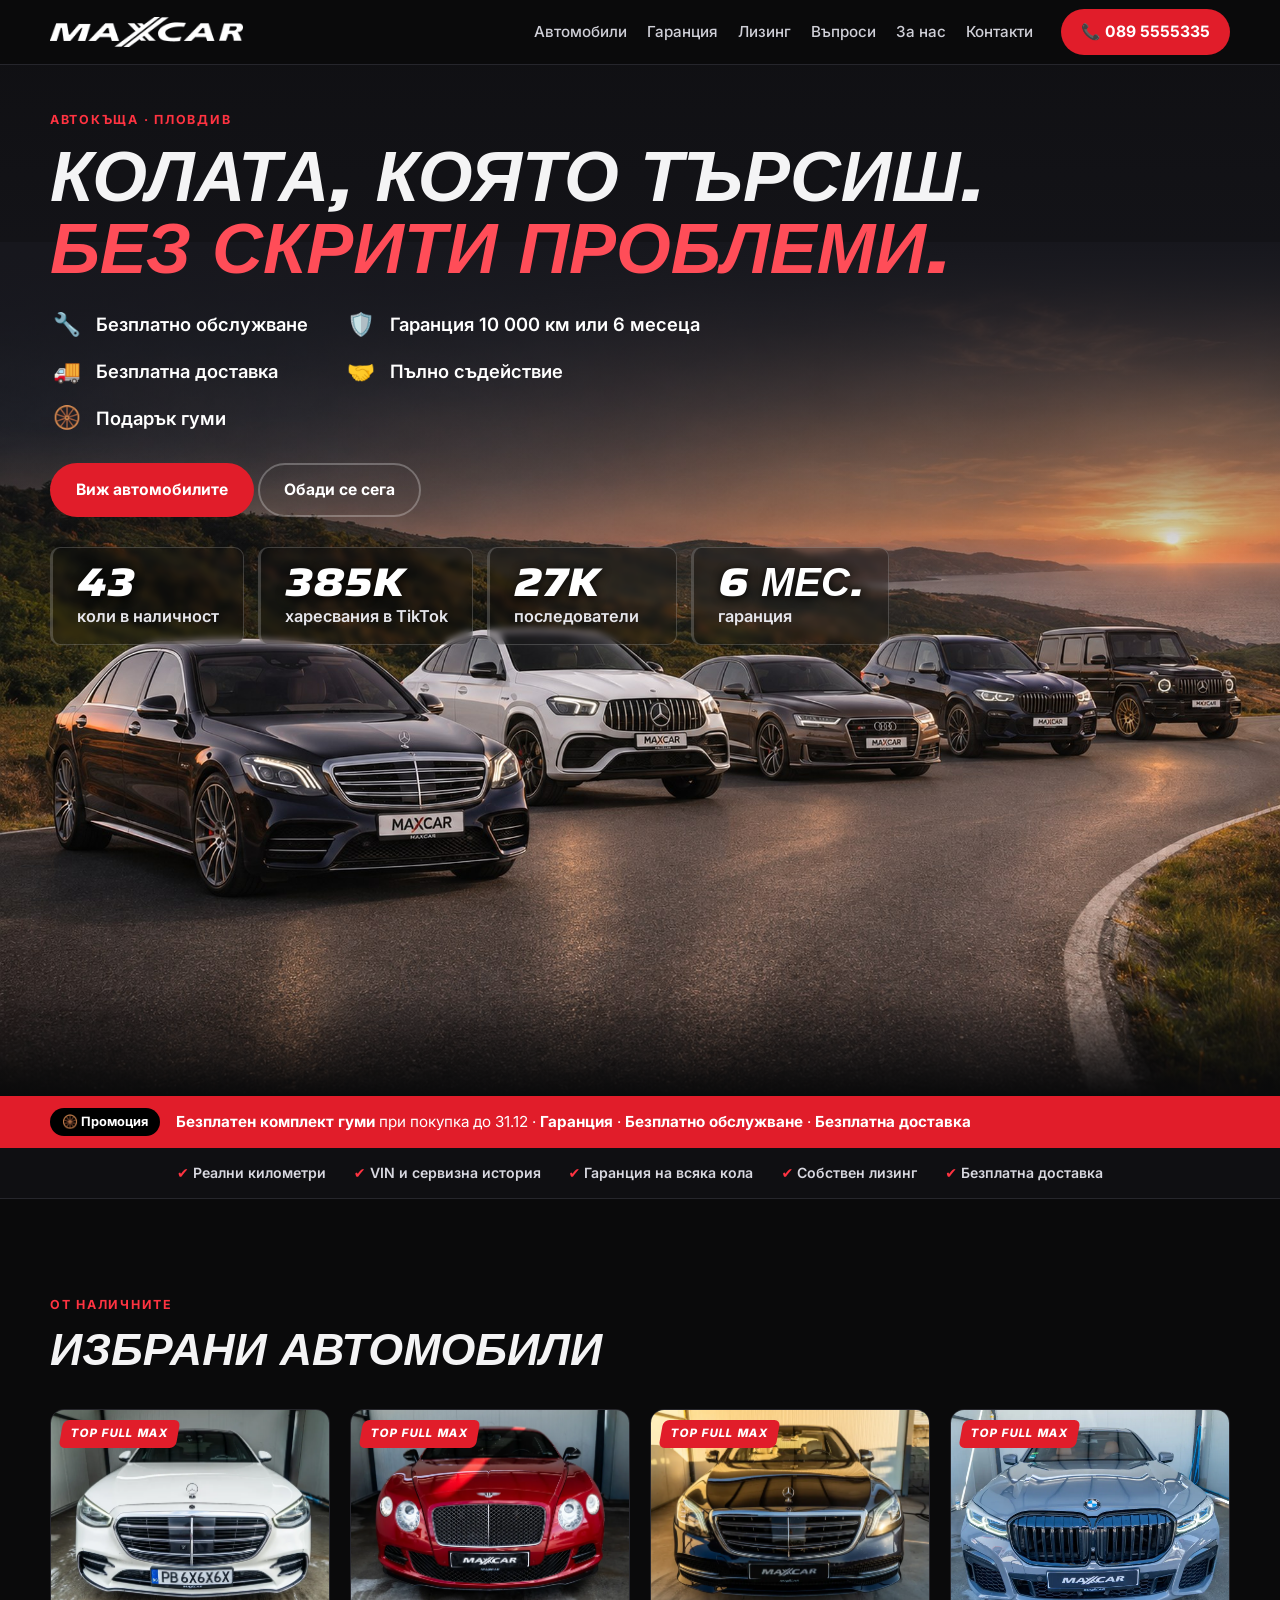
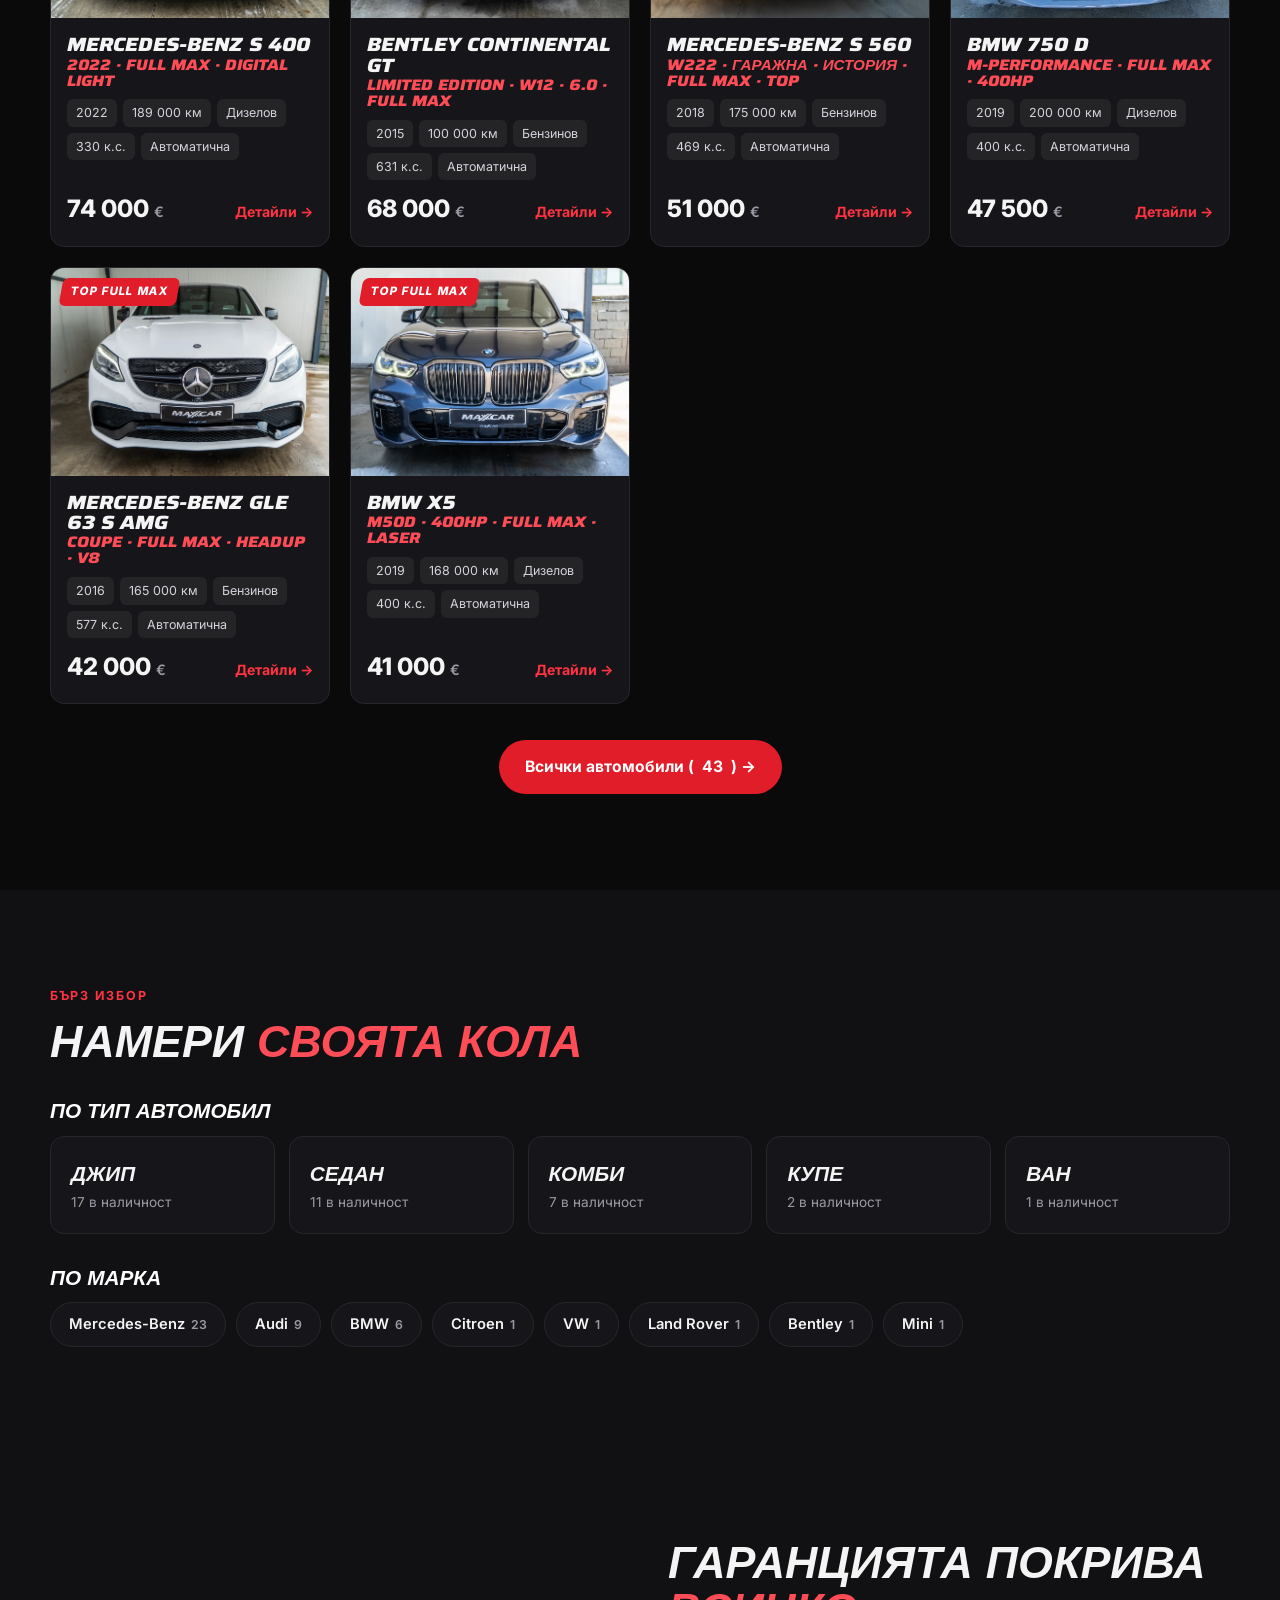
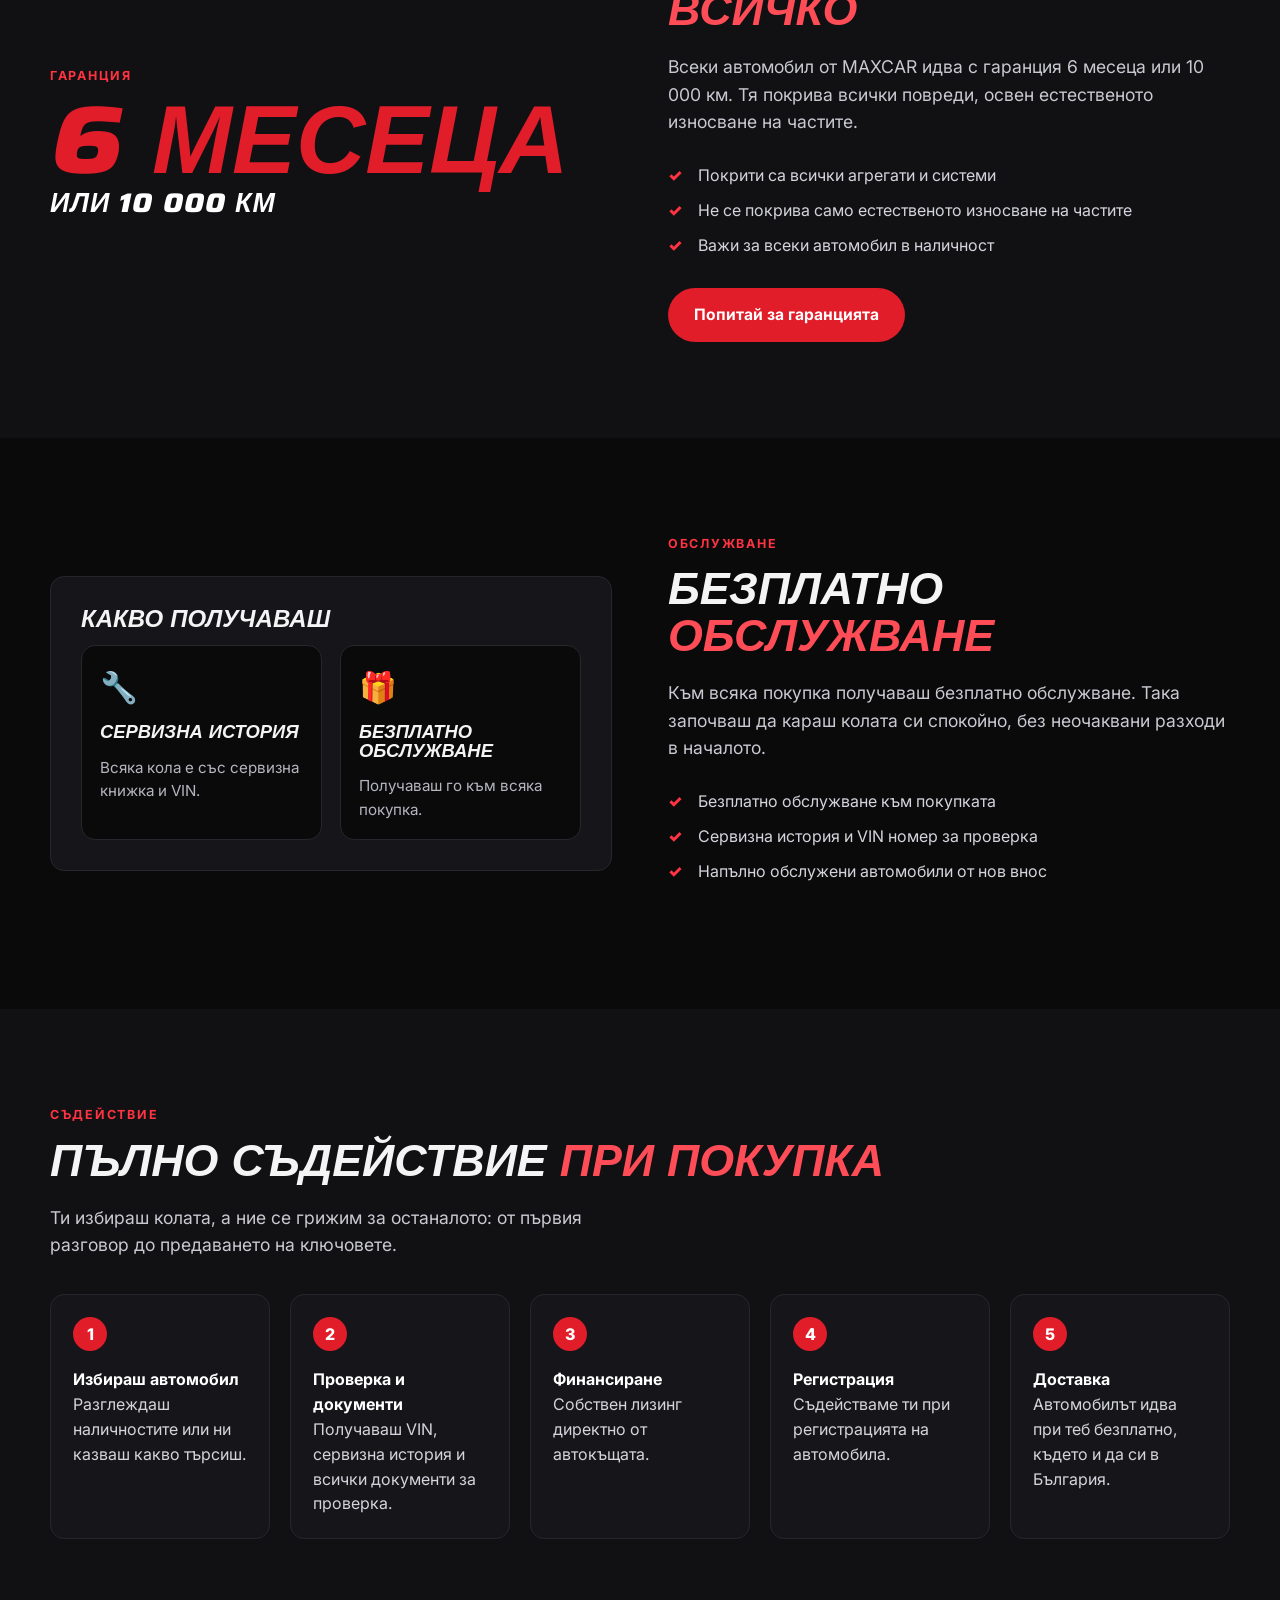
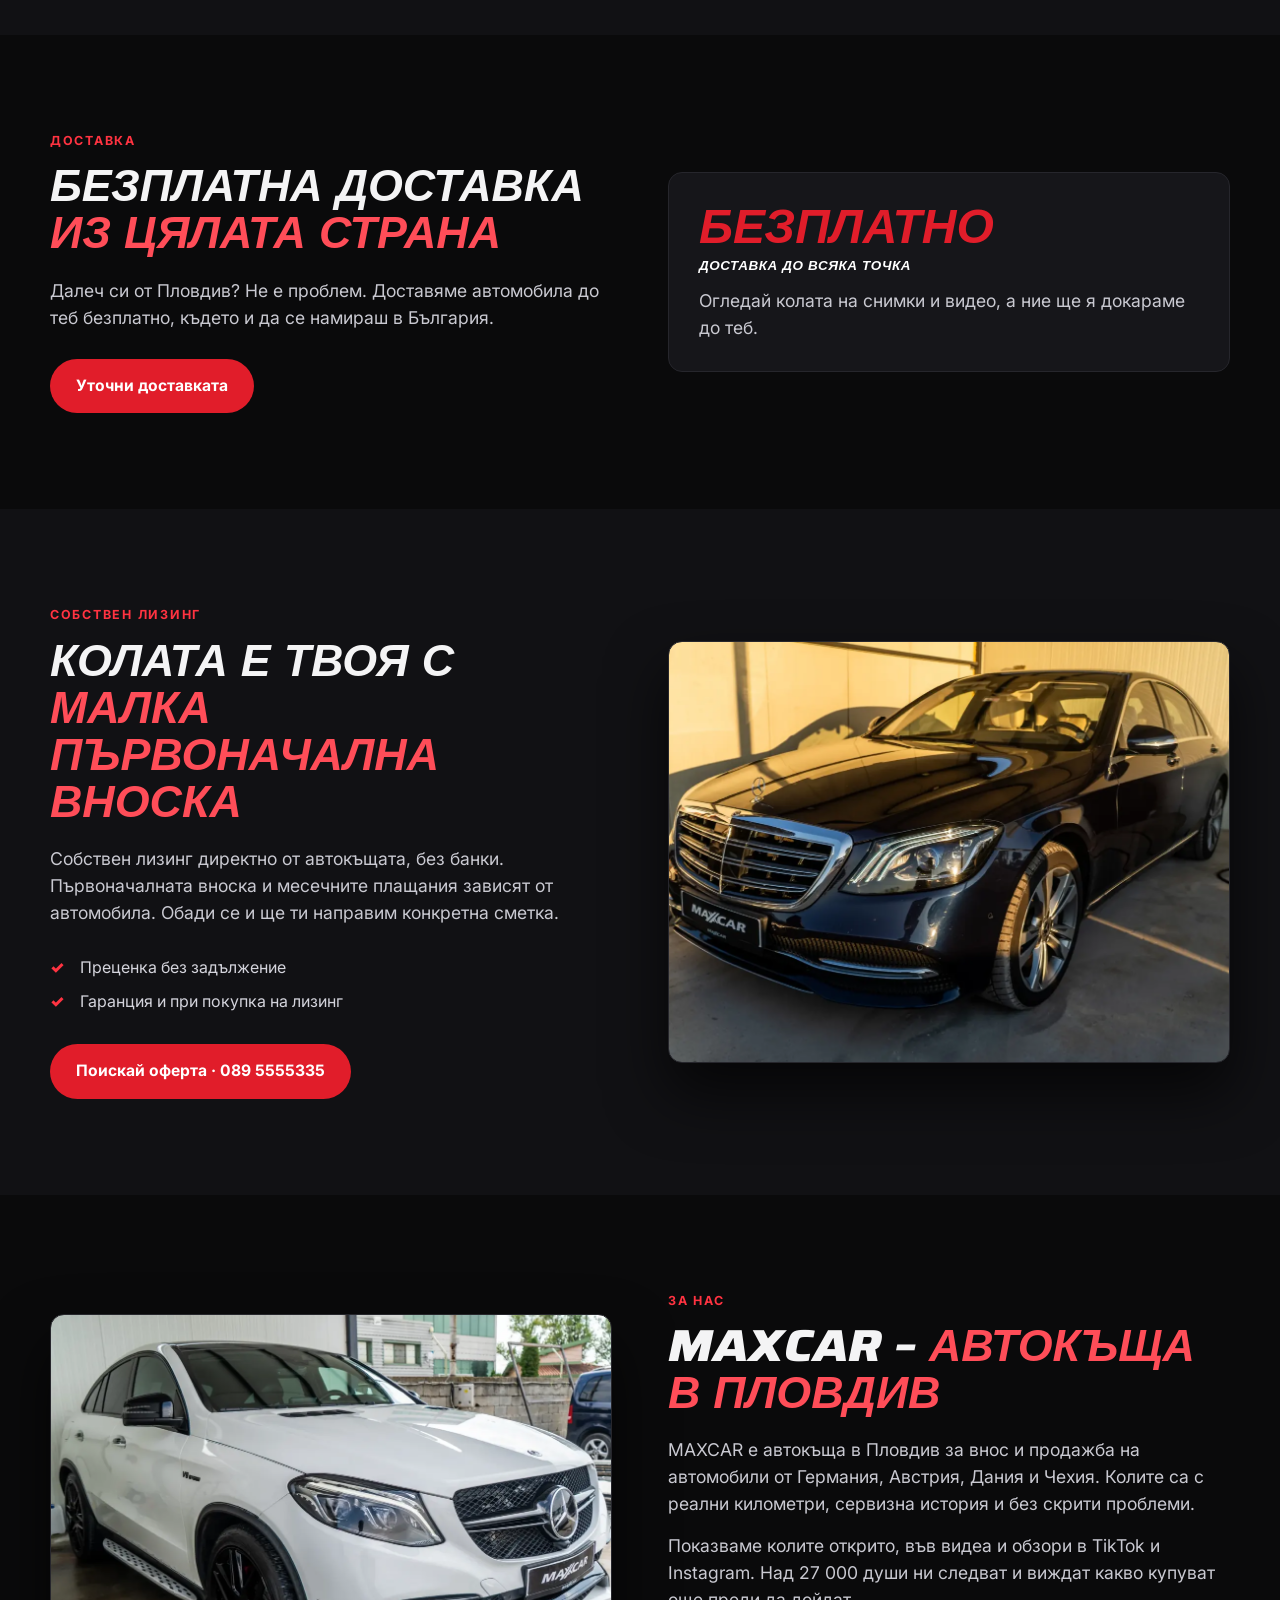
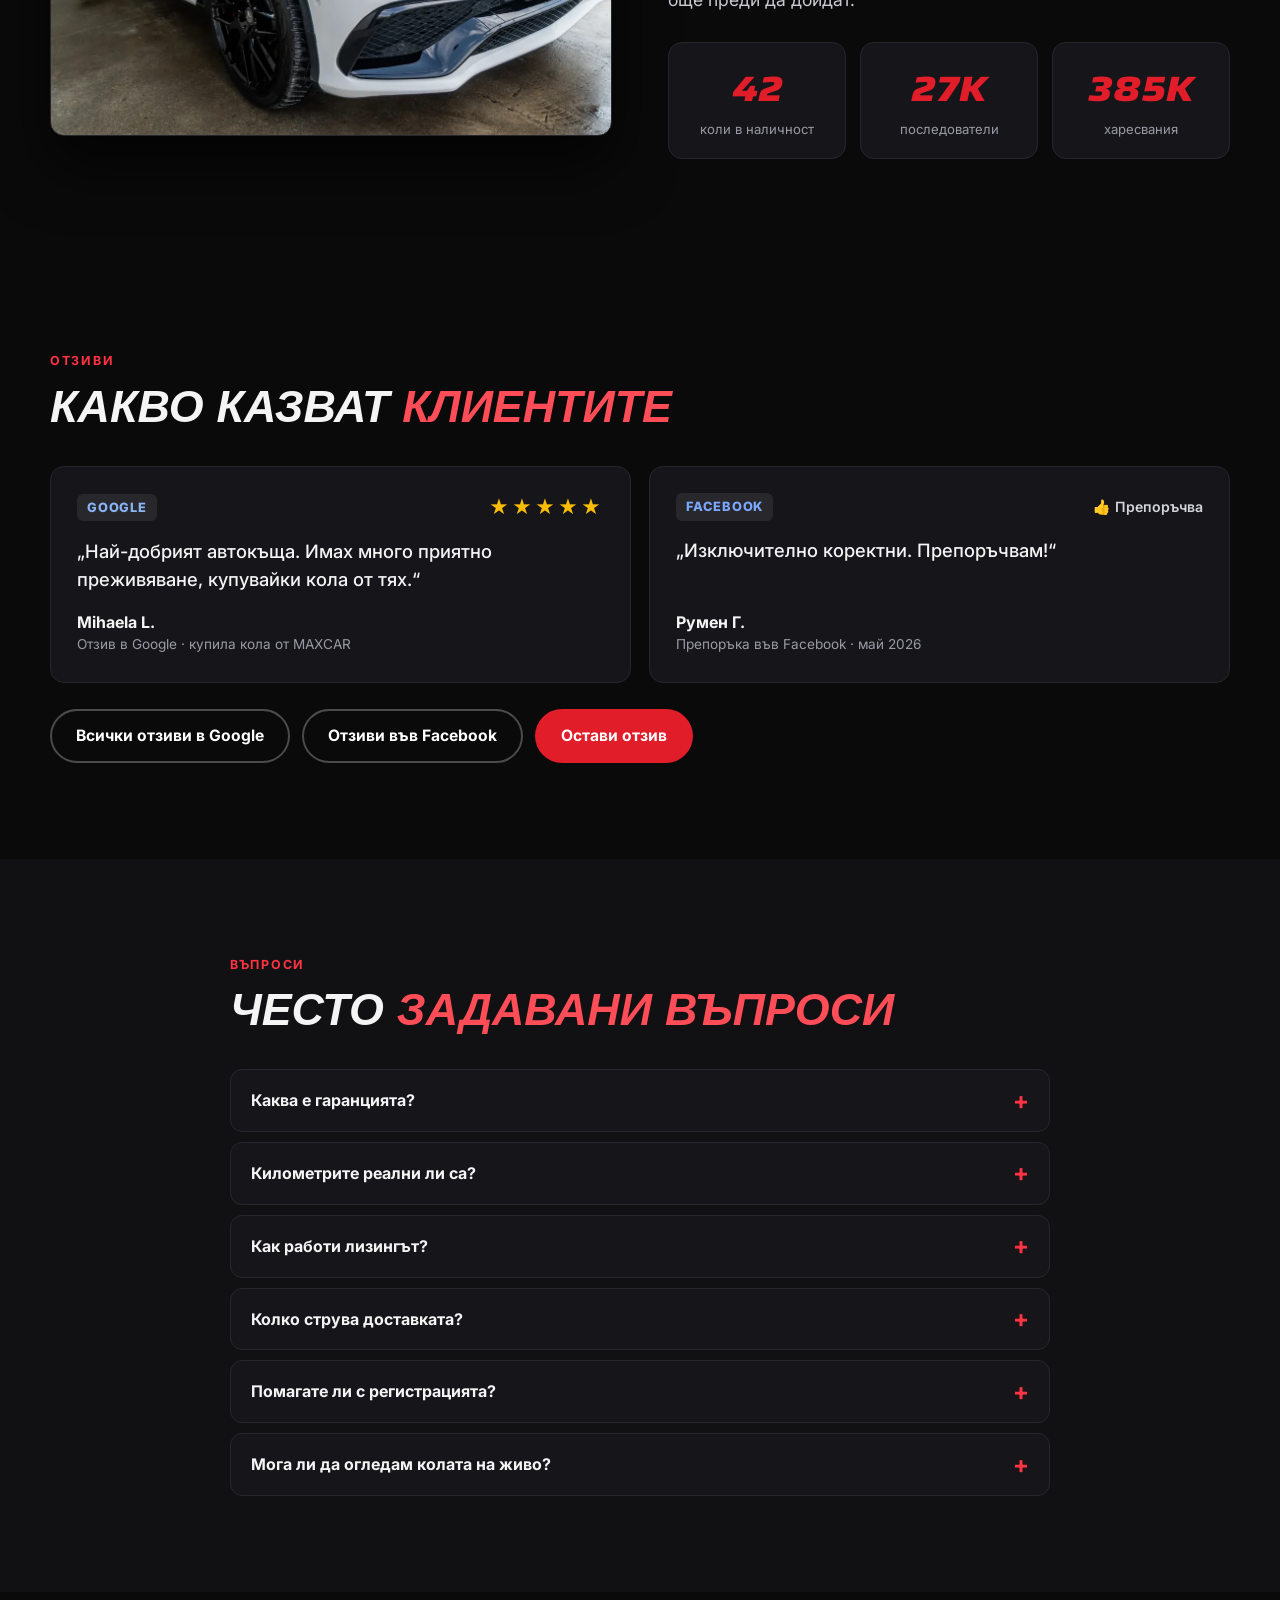
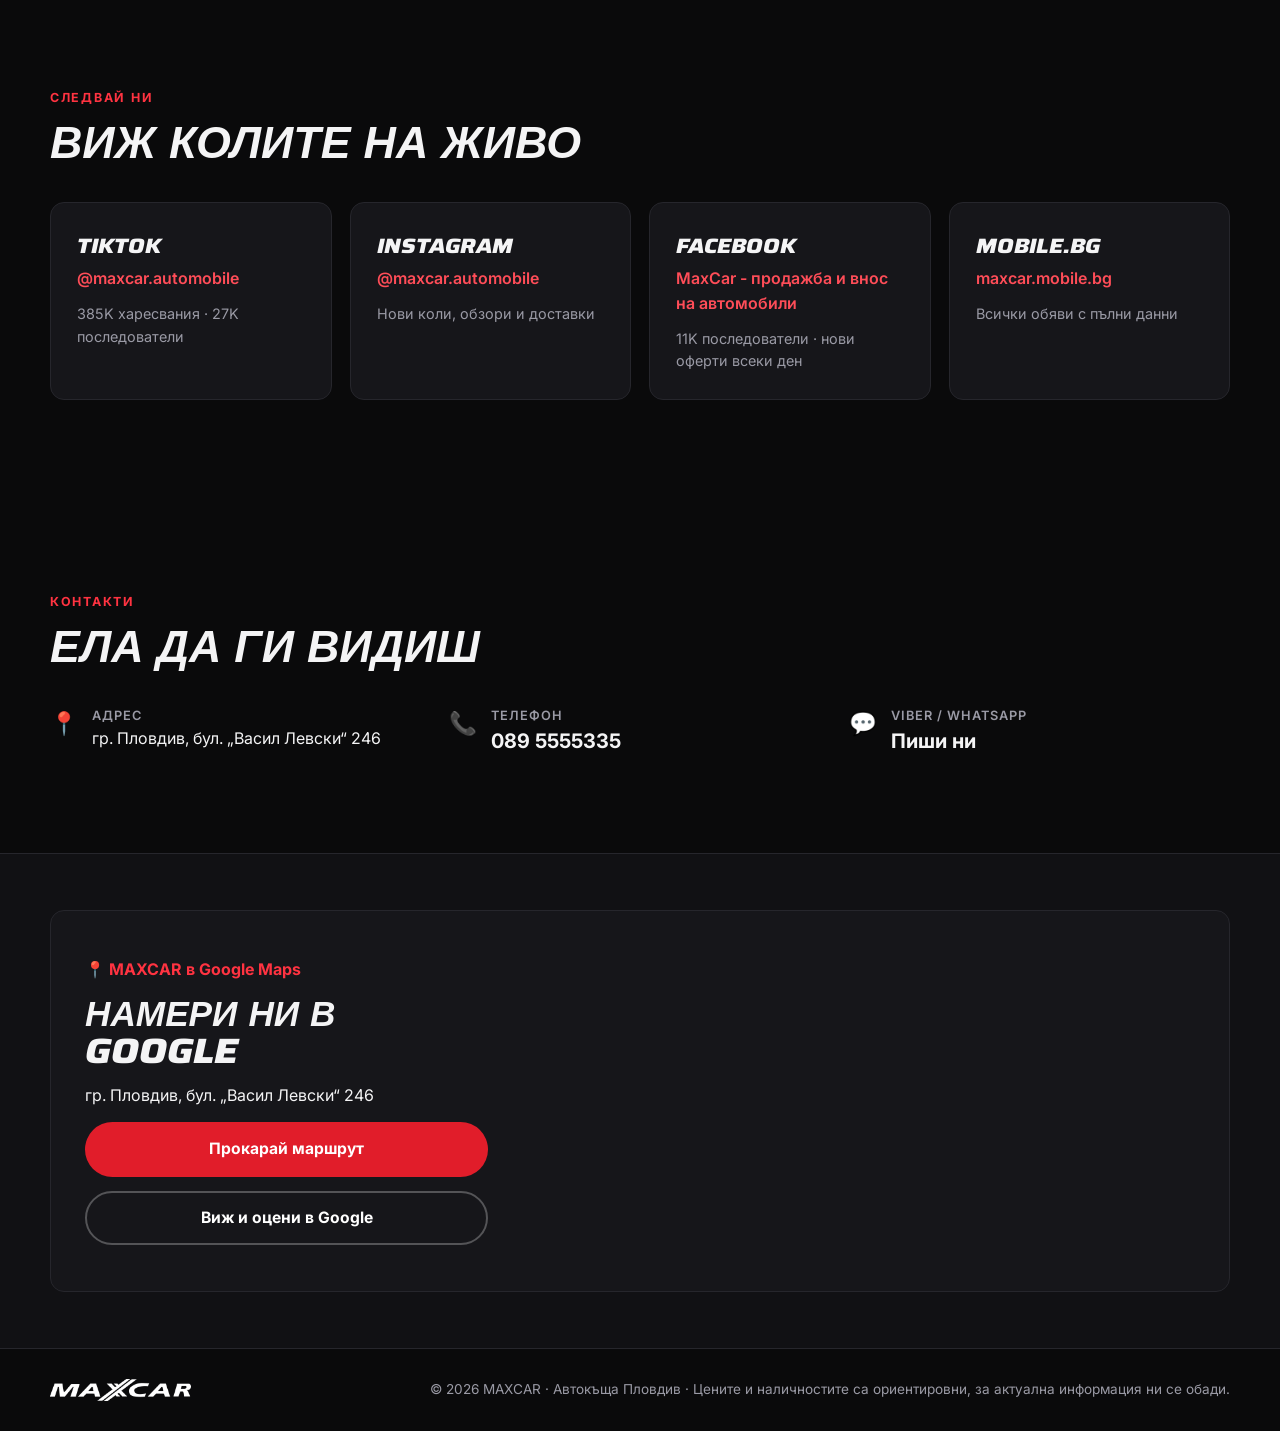
<file: index.html>
<!doctype html>
<html lang="bg">
<head>
<meta charset="utf-8">
<meta name="viewport" content="width=device-width, initial-scale=1">
<title>MAXCAR – Автокъща Пловдив | Внос, лизинг, гаранция</title>
<meta name="description" content="MAXCAR Пловдив: автомобили от Германия, Австрия, Дания и Чехия. Гаранция 6 месеца или 10 000 км, безплатно обслужване, безплатна доставка, лизинг. Тел. 089 5555335.">
<link rel="preconnect" href="https://fonts.googleapis.com">
<link rel="preconnect" href="https://fonts.gstatic.com" crossorigin>
<link href="https://fonts.googleapis.com/css2?family=Saira:ital,wdth,wght@1,100..125,700..900&family=Inter:wght@400;500;600;700&display=swap" rel="stylesheet">
<link rel="icon" href="assets/favicon.png">
<link rel="stylesheet" href="style.css?v=23">
</head>
<body data-page="home">

<header class="nav" id="top">
  <div class="wrap nav__in">
    <a class="logo" href="index.html" aria-label="MAXCAR"><img src="assets/logo-white.png" alt="MAXCAR" width="900" height="140"></a>
    <nav class="nav__links" id="nav">
      <a href="cars.html">Автомобили</a>
      <a href="#warranty">Гаранция</a>
      <a href="#leasing">Лизинг</a>
      <a href="#faq">Въпроси</a>
      <a href="#about">За нас</a>
      <a href="#contact">Контакти</a>
    </nav>
    <a class="btn btn--red nav__cta" href="tel:+359895555335">📞 089 5555335</a>
    <button class="burger" id="burger" aria-label="Меню"><span></span><span></span></button>
  </div>
</header>

<section class="hero">
  <div class="hero__bg" id="heroBg"></div>
  <div class="wrap hero__in">
    <p class="eyebrow">Автокъща · Пловдив</p>
    <h1>Колата, която търсиш.<br><em>Без скрити проблеми.</em></h1>
    <ul class="perks">
      <li><span>🔧</span>Безплатно обслужване</li>
      <li><span>🛡️</span>Гаранция 10 000 км или 6 месеца</li>
      <li><span>🚚</span>Безплатна доставка</li>
      <li><span>🤝</span>Пълно съдействие</li>
      <li><span>🛞</span>Подарък гуми</li>
    </ul>
    <div class="hero__cta">
      <a class="btn btn--red" href="cars.html">Виж автомобилите</a>
      <a class="btn btn--ghost" href="tel:+359895555335">Обади се сега</a>
    </div>
    <ul class="stats">
      <li><b id="statCars">42</b><span>коли в наличност</span></li>
      <li><b>385K</b><span>харесвания в TikTok</span></li>
      <li><b>27K</b><span>последователи</span></li>
      <li><b>6 мес.</b><span>гаранция</span></li>
    </ul>
  </div>
</section>

<div class="promo">
  <div class="wrap promo__in">
    <span class="tag">🛞 Промоция</span>
    <p><b>Безплатен комплект гуми</b> при покупка до 31.12 · <b>Гаранция</b> · <b>Безплатно обслужване</b> · <b>Безплатна доставка</b></p>
  </div>
</div>

<div class="trust"><div class="wrap trust__in">
  <span>✔ Реални километри</span><span>✔ VIN и сервизна история</span><span>✔ Гаранция на всяка кола</span><span>✔ Собствен лизинг</span><span>✔ Безплатна доставка</span>
</div></div>

<section class="sec">
  <div class="wrap">
    <div class="sec__head">
      <p class="eyebrow">От наличните</p>
      <h2>Избрани автомобили</h2>
    </div>
    <div class="grid" id="featGrid"></div>
    <div class="feat__more"><a class="btn btn--red" href="cars.html">Всички автомобили (<span id="statCars2">42</span>) →</a></div>
  </div>
</section>

<section class="sec sec--alt" id="browse">
  <div class="wrap">
    <div class="sec__head">
      <p class="eyebrow">Бърз избор</p>
      <h2>Намери <em>своята кола</em></h2>
    </div>
    <h3 class="sub">По тип автомобил</h3>
    <div class="tiles" id="typeTiles"></div>
    <h3 class="sub">По марка</h3>
    <div class="chips" id="brandChips"></div>
  </div>
</section>

<section class="sec sec--alt" id="warranty">
  <div class="wrap big">
    <div>
      <p class="eyebrow">Гаранция</p>
      <div class="num">6 месеца<small>или 10 000 км</small></div>
    </div>
    <div>
      <h2>Гаранцията покрива <em>всичко</em></h2>
      <p class="lead">Всеки автомобил от MAXCAR идва с гаранция 6 месеца или 10 000 км. Тя покрива всички повреди, освен естественото износване на частите.</p>
      <ul class="ticks">
        <li>Покрити са всички агрегати и системи</li>
        <li>Не се покрива само естественото износване на частите</li>
        <li>Важи за всеки автомобил в наличност</li>
      </ul>
      <a class="btn btn--red" href="tel:+359895555335">Попитай за гаранцията</a>
    </div>
  </div>
</section>

<section class="sec" id="service">
  <div class="wrap big big--rev">
    <div>
      <p class="eyebrow">Обслужване</p>
      <h2>Безплатно <em>обслужване</em></h2>
      <p class="lead">Към всяка покупка получаваш безплатно обслужване. Така започваш да караш колата си спокойно, без неочаквани разходи в началото.</p>
      <ul class="ticks">
        <li>Безплатно обслужване към покупката</li>
        <li>Сервизна история и VIN номер за проверка</li>
        <li>Напълно обслужени автомобили от нов внос</li>
      </ul>
    </div>
    <div class="panel">
      <h3>Какво получаваш</h3>
      <div class="cards cards--mini">
        <article><i>🔧</i><h3>Сервизна история</h3><p>Всяка кола е със сервизна книжка и VIN.</p></article>
        <article><i>🎁</i><h3>Безплатно обслужване</h3><p>Получаваш го към всяка покупка.</p></article>
      </div>
    </div>
  </div>
</section>

<section class="sec sec--alt" id="assist">
  <div class="wrap">
    <div class="sec__head">
      <p class="eyebrow">Съдействие</p>
      <h2>Пълно съдействие <em>при покупка</em></h2>
      <p class="lead">Ти избираш колата, а ние се грижим за останалото: от първия разговор до предаването на ключовете.</p>
    </div>
    <ol class="steps steps--grid">
      <li><div><b>Избираш автомобил</b>Разглеждаш наличностите или ни казваш какво търсиш.</div></li>
      <li><div><b>Проверка и документи</b>Получаваш VIN, сервизна история и всички документи за проверка.</div></li>
      <li><div><b>Финансиране</b>Собствен лизинг директно от автокъщата.</div></li>
      <li><div><b>Регистрация</b>Съдействаме ти при регистрацията на автомобила.</div></li>
      <li><div><b>Доставка</b>Автомобилът идва при теб безплатно, където и да си в България.</div></li>
    </ol>
  </div>
</section>

<section class="sec" id="delivery">
  <div class="wrap big">
    <div>
      <p class="eyebrow">Доставка</p>
      <h2>Безплатна доставка <em>из цялата страна</em></h2>
      <p class="lead">Далеч си от Пловдив? Не е проблем. Доставяме автомобила до теб безплатно, където и да се намираш в България.</p>
      <a class="btn btn--red" href="tel:+359895555335">Уточни доставката</a>
    </div>
    <div class="panel">
      <div class="num num--sm">Безплатно<small>доставка до всяка точка</small></div>
      <p class="lead" style="margin:14px 0 0">Огледай колата на снимки и видео, а ние ще я докараме до теб.</p>
    </div>
  </div>
</section>

<section class="sec sec--alt" id="leasing">
  <div class="wrap big">
    <div>
      <p class="eyebrow">Собствен лизинг</p>
      <h2>Колата е твоя с<br><em>малка първоначална вноска</em></h2>
      <p class="lead">Собствен лизинг директно от автокъщата, без банки. Първоначалната вноска и месечните плащания зависят от автомобила. Обади се и ще ти направим конкретна сметка.</p>
      <ul class="ticks">
        <li>Преценка без задължение</li>
        <li>Гаранция и при покупка на лизинг</li>
      </ul>
      <a class="btn btn--red" href="tel:+359895555335">Поискай оферта · 089 5555335</a>
    </div>
    <div class="leasing__img" id="leasingImg" role="img" aria-label="Автомобил от MAXCAR"></div>
  </div>
</section>

<section class="sec" id="about">
  <div class="wrap big">
    <div class="leasing__img" id="aboutImg" role="img" aria-label="Автокъща MAXCAR"></div>
    <div>
      <p class="eyebrow">За нас</p>
      <h2>MAXCAR – <em>автокъща в Пловдив</em></h2>
      <p class="lead" style="margin-bottom:14px">MAXCAR е автокъща в Пловдив за внос и продажба на автомобили от Германия, Австрия, Дания и Чехия. Колите са с реални километри, сервизна история и без скрити проблеми.</p>
      <p class="lead" style="margin-top:0">Показваме колите открито, във видеа и обзори в TikTok и Instagram. Над 27 000 души ни следват и виждат какво купуват още преди да дойдат.</p>
      <div class="about__stats">
        <div><b>42</b><span>коли в наличност</span></div>
        <div><b>27K</b><span>последователи</span></div>
        <div><b>385K</b><span>харесвания</span></div>
      </div>
    </div>
  </div>
</section>

<section class="sec" id="reviews">
  <div class="wrap">
    <div class="sec__head">
      <p class="eyebrow">Отзиви</p>
      <h2>Какво казват <em>клиентите</em></h2>
    </div>
    <div class="revs">
      <figure class="rev">
        <div class="rev__top"><span class="rev__src rev__src--g">Google</span><span class="stars">★★★★★</span></div>
        <blockquote>„Най-добрият автокъща. Имах много приятно преживяване, купувайки кола от тях.“</blockquote>
        <figcaption><b>Mihaela L.</b><span>Отзив в Google · купила кола от MAXCAR</span></figcaption>
      </figure>
      <figure class="rev">
        <div class="rev__top"><span class="rev__src rev__src--f">Facebook</span><span class="rev__rec">👍 Препоръчва</span></div>
        <blockquote>„Изключително коректни. Препоръчвам!“</blockquote>
        <figcaption><b>Румен Г.</b><span>Препоръка във Facebook · май 2026</span></figcaption>
      </figure>
    </div>
    <div class="revs__links">
      <a class="btn btn--ghost" target="_blank" rel="noopener" href="https://www.google.com/maps/place/?q=place_id:ChIJc-SqDQDTrBQR4wcTu1ix7gs">Всички отзиви в Google</a>
      <a class="btn btn--ghost" target="_blank" rel="noopener" href="https://www.facebook.com/maxcar.automobile/reviews">Отзиви във Facebook</a>
      <a class="btn btn--red" target="_blank" rel="noopener" href="https://search.google.com/local/writereview?placeid=ChIJc-SqDQDTrBQR4wcTu1ix7gs">Остави отзив</a>
    </div>
  </div>
</section>

<section class="sec sec--alt" id="faq">
  <div class="wrap faqwrap">
    <div class="sec__head">
      <p class="eyebrow">Въпроси</p>
      <h2>Често <em>задавани въпроси</em></h2>
    </div>
    <div class="faq">
      <details><summary>Каква е гаранцията?</summary><p>Всеки автомобил е с гаранция 6 месеца или 10 000 км. Тя покрива всички повреди, освен естественото износване на частите.</p></details>
      <details><summary>Километрите реални ли са?</summary><p>Да. Внасяме автомобили от Германия, Австрия, Дания и Чехия и даваме VIN номер и сервизна история, за да ги провериш сам.</p></details>
      <details><summary>Как работи лизингът?</summary><p>Предлагаме собствен лизинг директно от автокъщата. Първоначалната вноска и месечните плащания зависят от автомобила. Обади се и ще ти направим конкретна сметка.</p></details>
      <details><summary>Колко струва доставката?</summary><p>Доставката е безплатна до всяка точка на България.</p></details>
      <details><summary>Помагате ли с регистрацията?</summary><p>Да, съдействаме ти при регистрацията на автомобила.</p></details>
      <details><summary>Мога ли да огледам колата на живо?</summary><p>Разбира се. Намираме се в Пловдив, бул. „Васил Левски“ 246. Обади се предварително, за да сме сигурни, че колата те чака.</p></details>
    </div>
  </div>
</section>

<section class="sec" id="social">
  <div class="wrap">
    <div class="sec__head">
      <p class="eyebrow">Следвай ни</p>
      <h2>Виж колите на живо</h2>
    </div>
    <div class="soc">
      <a class="soc__c" href="https://www.tiktok.com/@maxcar.automobile" target="_blank" rel="noopener">
        <b>TikTok</b><span>@maxcar.automobile</span><em>385K харесвания · 27K последователи</em>
      </a>
      <a class="soc__c" href="https://www.instagram.com/maxcar.automobile/" target="_blank" rel="noopener">
        <b>Instagram</b><span>@maxcar.automobile</span><em>Нови коли, обзори и доставки</em>
      </a>
      <a class="soc__c" href="https://www.facebook.com/maxcar.automobile" target="_blank" rel="noopener">
        <b>Facebook</b><span>MaxCar - продажба и внос на автомобили</span><em>11K последователи · нови оферти всеки ден</em>
      </a>
      <a class="soc__c" href="https://maxcar.mobile.bg/" target="_blank" rel="noopener">
        <b>mobile.bg</b><span>maxcar.mobile.bg</span><em>Всички обяви с пълни данни</em>
      </a>
    </div>
  </div>
</section>

<section class="sec" id="contact">
  <div class="wrap">
    <div class="sec__head">
      <p class="eyebrow">Контакти</p>
      <h2>Ела да ги видиш</h2>
    </div>
    <ul class="contact contact--row">
      <li><span>📍</span><div><b>Адрес</b>гр. Пловдив, бул. „Васил Левски“ 246</div></li>
      <li><span>📞</span><div><b>Телефон</b><a href="tel:+359895555335">089 5555335</a></div></li>
      <li><span>💬</span><div><b>Viber / WhatsApp</b><a href="https://wa.me/359895555335" target="_blank" rel="noopener">Пиши ни</a></div></li>
    </ul>
  </div>
</section>

<section class="gpoint" id="map">
  <div class="wrap" style="padding:56px 0">
    <div class="gpoint__box">
      <div class="gpoint__txt">
        <span class="pin">📍 MAXCAR в Google Maps</span>
        <h2>Намери ни в Google</h2>
        <p>гр. Пловдив, бул. „Васил Левски“ 246</p>
        <a class="btn btn--red" target="_blank" rel="noopener" href="https://www.google.com/maps/dir/?api=1&destination=%D0%B1%D1%83%D0%BB.+%D0%92%D0%B0%D1%81%D0%B8%D0%BB+%D0%9B%D0%B5%D0%B2%D1%81%D0%BA%D0%B8+246+%D0%9F%D0%BB%D0%BE%D0%B2%D0%B4%D0%B8%D0%B2">Прокарай маршрут</a>
        <a class="btn btn--ghost" target="_blank" rel="noopener" href="https://www.google.com/maps/search/?api=1&query=MAXCAR+%D0%B0%D0%B2%D1%82%D0%BE%D0%BA%D1%8A%D1%89%D0%B0+%D0%9F%D0%BB%D0%BE%D0%B2%D0%B4%D0%B8%D0%B2">Виж и оцени в Google</a>
      </div>
      <iframe class="map" title="MAXCAR на картата" loading="lazy" referrerpolicy="no-referrer-when-downgrade" src="https://www.google.com/maps?q=%D0%B1%D1%83%D0%BB.+%D0%92%D0%B0%D1%81%D0%B8%D0%BB+%D0%9B%D0%B5%D0%B2%D1%81%D0%BA%D0%B8+246+%D0%9F%D0%BB%D0%BE%D0%B2%D0%B4%D0%B8%D0%B2&output=embed"></iframe>
    </div>
  </div>
</section>

<footer class="foot">
  <div class="wrap foot__in">
    <span class="logo logo--sm"><img src="assets/logo-white.png" alt="MAXCAR" width="900" height="140"></span>
    <p>© <span id="yr"></span> MAXCAR · Автокъща Пловдив · Цените и наличностите са ориентировни, за актуална информация ни се обади.</p>
  </div>
</footer>

<a class="fab" href="tel:+359895555335" aria-label="Обади се">📞</a>

<div class="modal" id="modal" hidden>
  <div class="modal__bg" data-close></div>
  <div class="modal__box" role="dialog" aria-modal="true" aria-labelledby="mTitle">
    <button class="modal__x" data-close aria-label="Затвори">×</button>
    <div class="gal">
      <div class="gal__main"><img id="gMain" alt=""><button class="gal__nav gal__nav--p" id="gPrev" aria-label="Предишна">‹</button><button class="gal__nav gal__nav--n" id="gNext" aria-label="Следваща">›</button></div>
      <div class="gal__th" id="gTh"></div>
    </div>
    <div class="modal__info">
      <p class="eyebrow" id="mMake"></p>
      <h3 id="mTitle"></h3>
      <p class="modal__price" id="mPrice"></p>
      <dl class="spec" id="mSpec"></dl>
      <div class="modal__cta">
        <a class="btn btn--red" id="mCall" href="tel:+359895555335">📞 Обади се</a>
        <a class="btn btn--ghost" id="mWa" target="_blank" rel="noopener" href="#">💬 WhatsApp</a>
        <a class="btn btn--ghost" id="mLink" target="_blank" rel="noopener" href="#">Обява ↗</a>
      </div>
      <p class="note">Първоначална вноска и условия за лизинг – по телефона.</p>
    </div>
  </div>
</div>

<script src="data.js?v=6"></script>
<script src="app.js?v=22"></script>
</body>
</html>
</file>
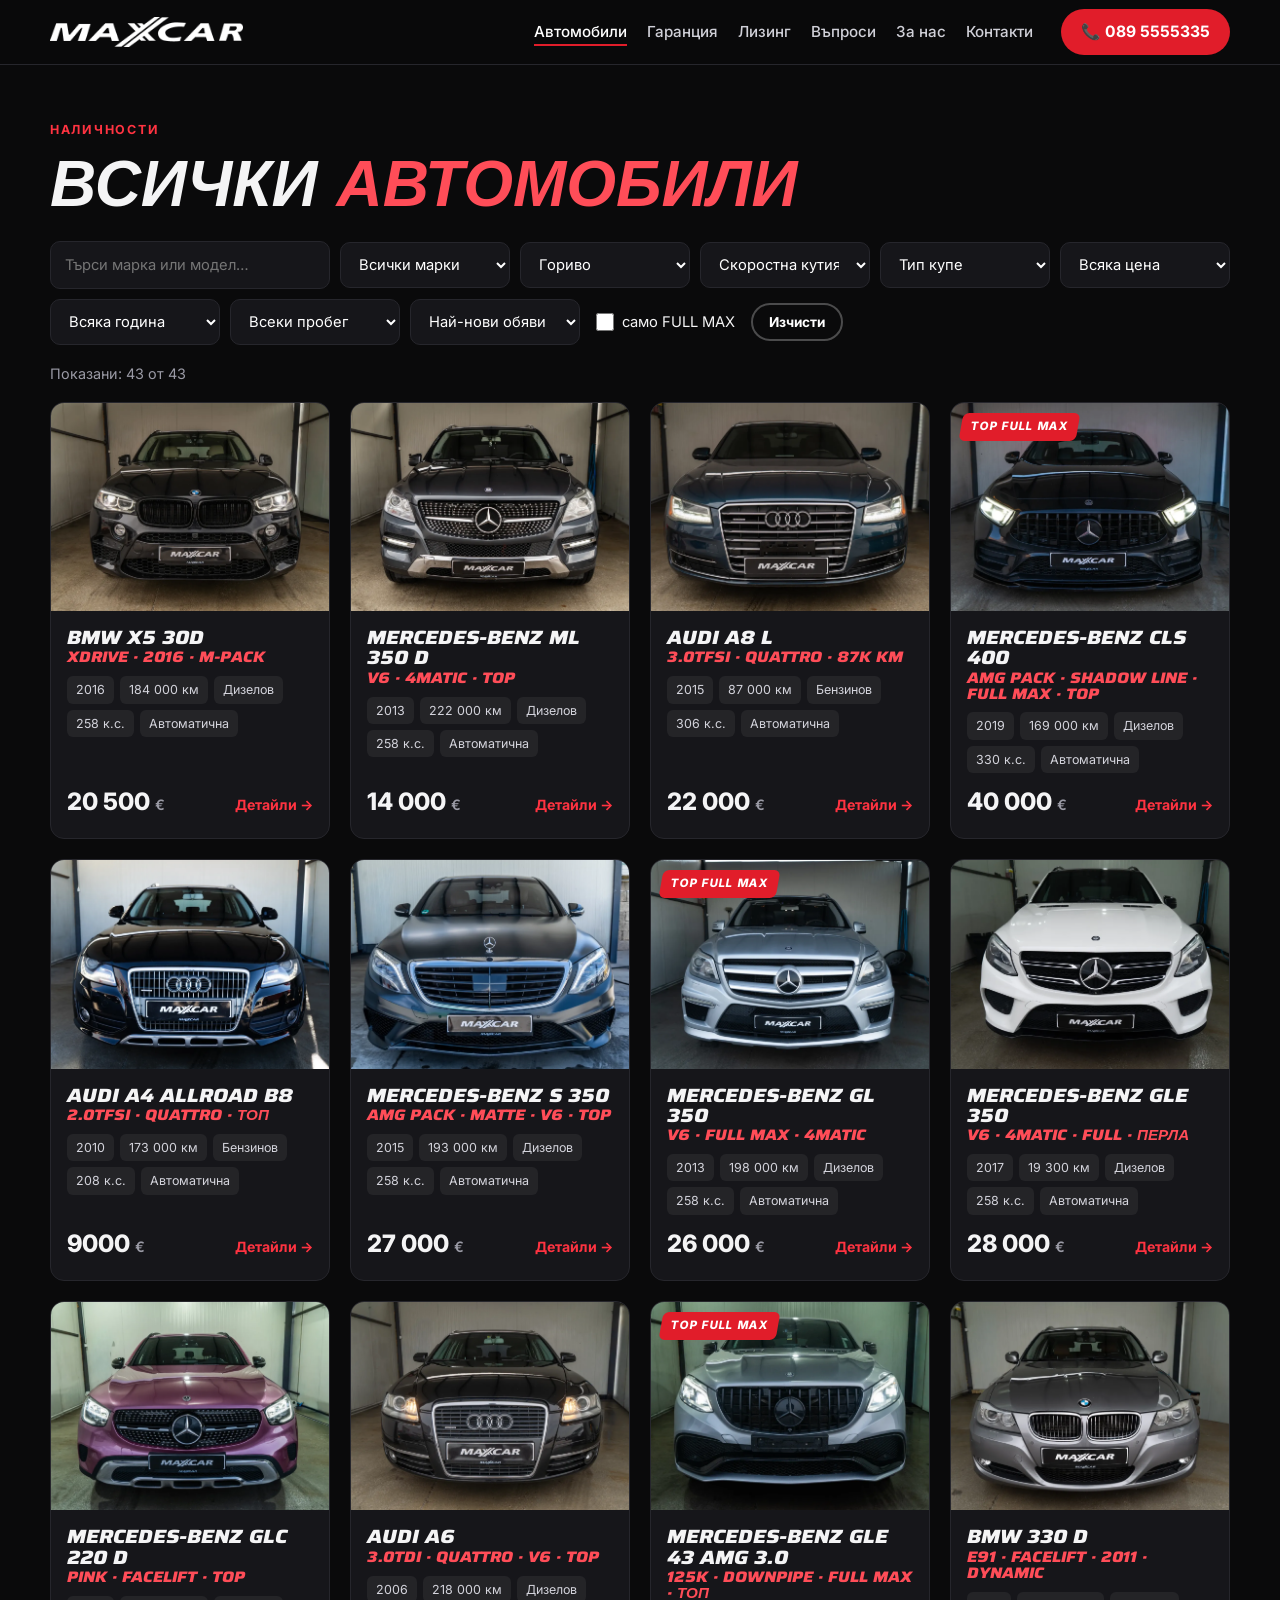
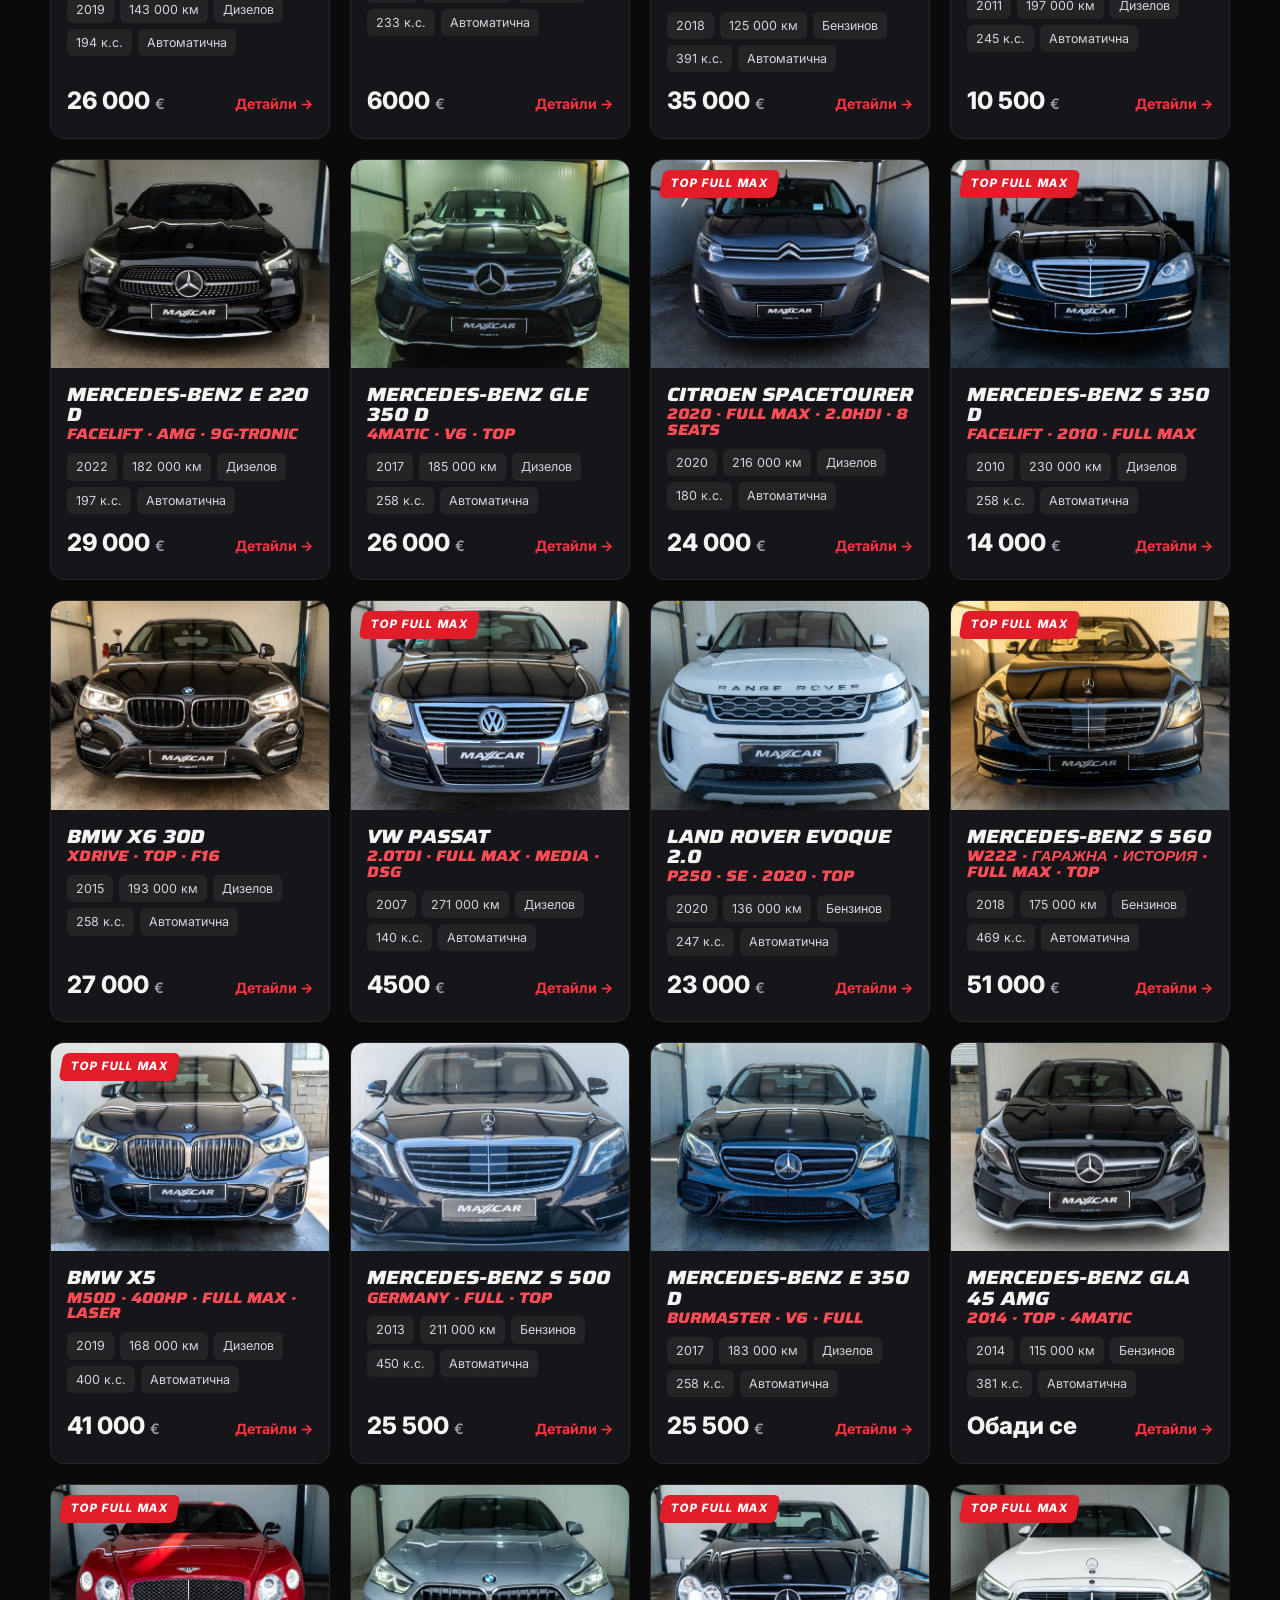
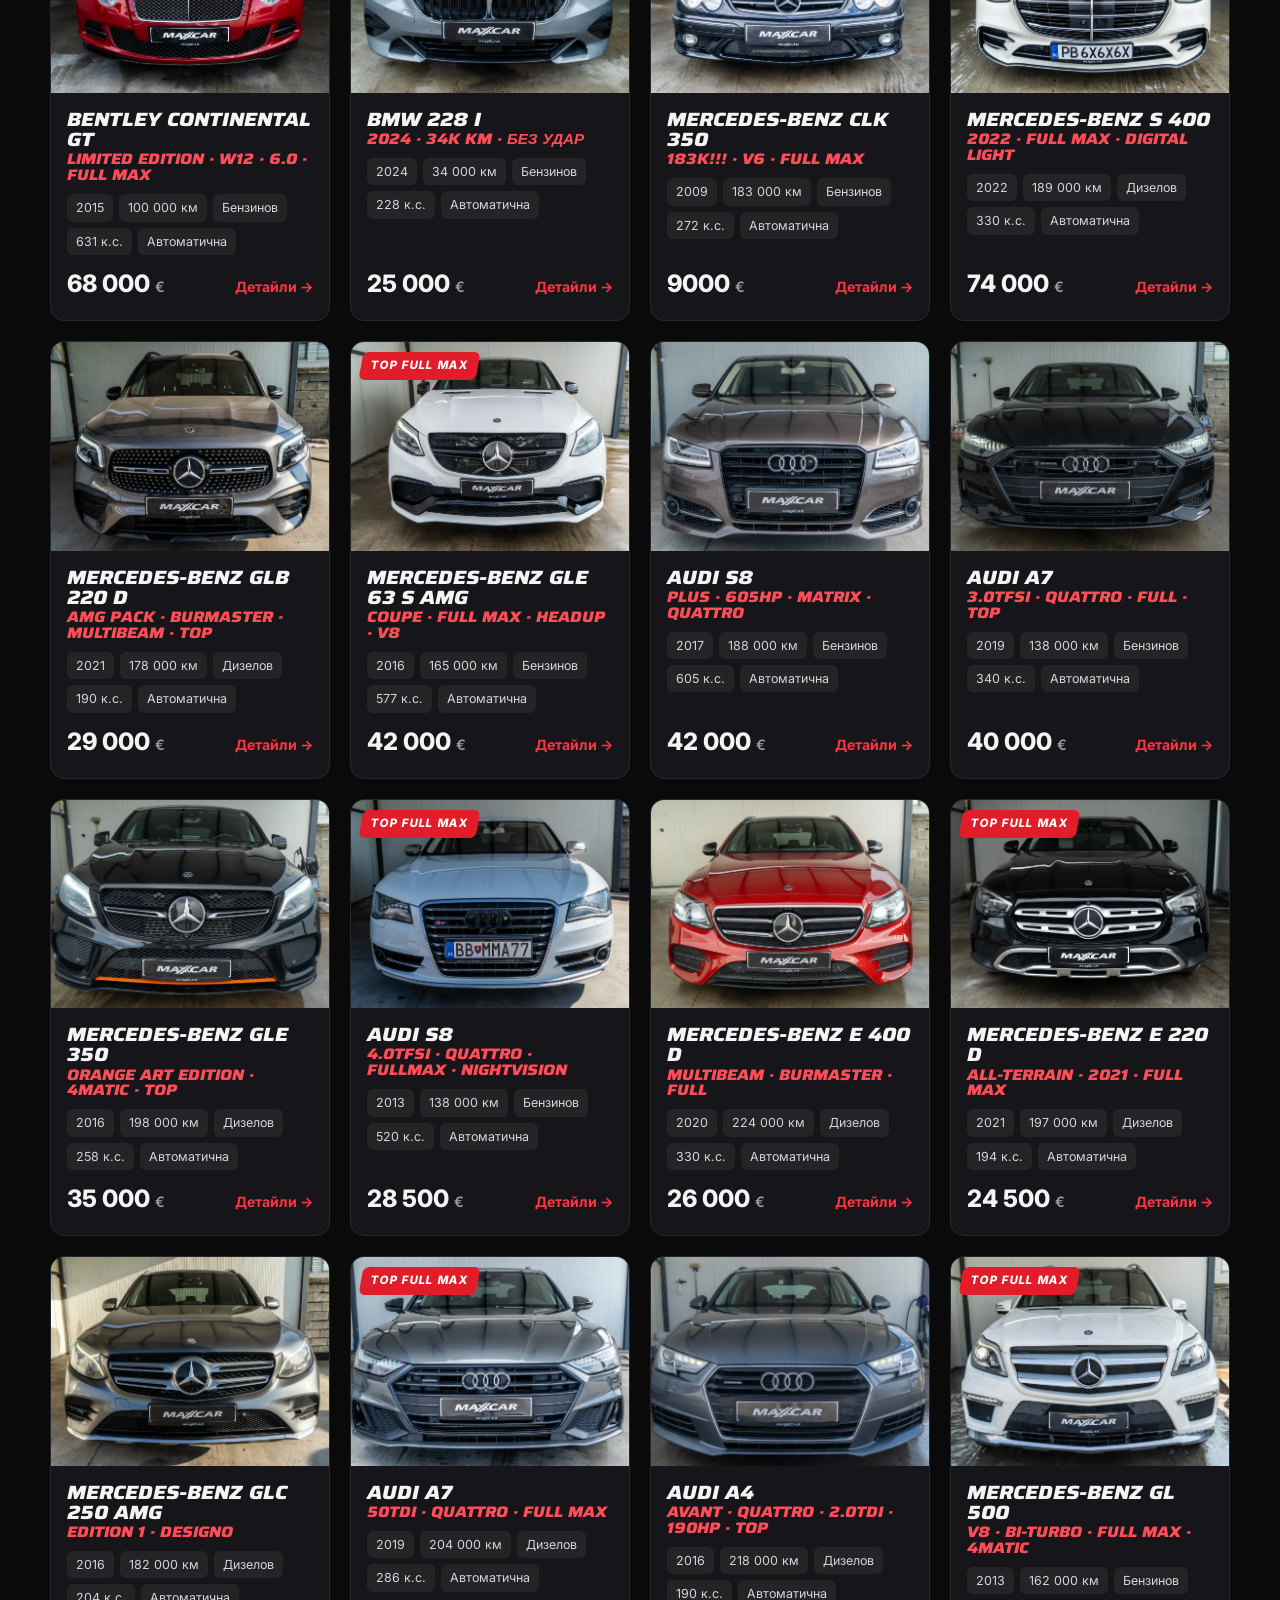
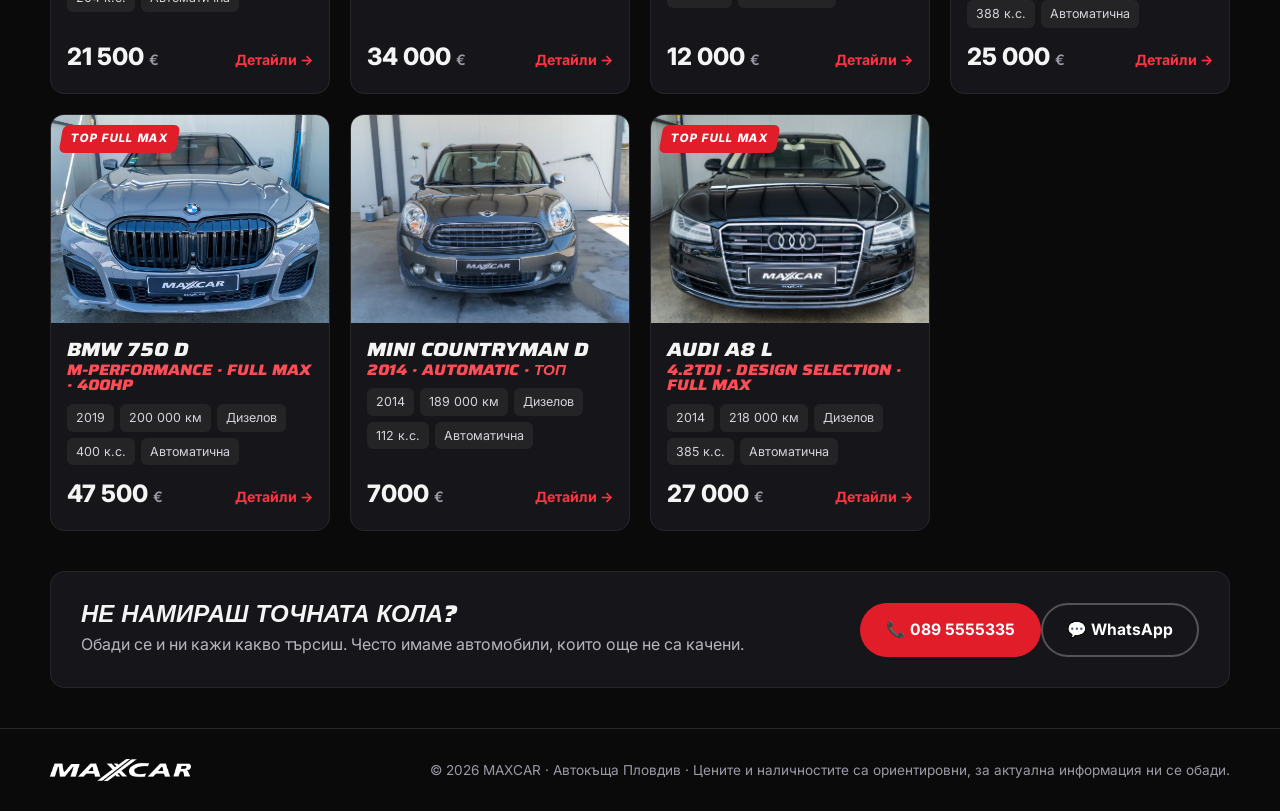
<file: cars.html>
<!doctype html>
<html lang="bg">
<head>
<meta charset="utf-8">
<meta name="viewport" content="width=device-width, initial-scale=1">
<title>Автомобили – MAXCAR Пловдив</title>
<meta name="description" content="MAXCAR Пловдив: автомобили от Германия, Австрия, Дания и Чехия. Гаранция 6 месеца или 10 000 км, безплатно обслужване, безплатна доставка, лизинг. Тел. 089 5555335.">
<link rel="preconnect" href="https://fonts.googleapis.com">
<link rel="preconnect" href="https://fonts.gstatic.com" crossorigin>
<link href="https://fonts.googleapis.com/css2?family=Saira:ital,wdth,wght@1,100..125,700..900&family=Inter:wght@400;500;600;700&display=swap" rel="stylesheet">
<link rel="icon" href="assets/favicon.png">
<link rel="stylesheet" href="style.css?v=23">
</head>
<body data-page="cars">

<header class="nav" id="top">
  <div class="wrap nav__in">
    <a class="logo" href="index.html" aria-label="MAXCAR"><img src="assets/logo-white.png" alt="MAXCAR" width="900" height="140"></a>
    <nav class="nav__links" id="nav">
      <a href="cars.html" class="on">Автомобили</a>
      <a href="index.html#warranty">Гаранция</a>
      <a href="index.html#leasing">Лизинг</a>
      <a href="index.html#faq">Въпроси</a>
      <a href="index.html#about">За нас</a>
      <a href="index.html#contact">Контакти</a>
    </nav>
    <a class="btn btn--red nav__cta" href="tel:+359895555335">📞 089 5555335</a>
    <button class="burger" id="burger" aria-label="Меню"><span></span><span></span></button>
  </div>
</header>

<main class="page">
<div class="wrap">
  <div class="sec__head">
    <p class="eyebrow">Наличности</p>
    <h1>Всички <em>автомобили</em></h1>
  </div>
  <div class="filters" id="filters">
    <input id="q" type="search" placeholder="Търси марка или модел…" aria-label="Търсене">
    <button type="button" class="btn btn--ghost btn--sm filters__toggle" id="fToggle" aria-expanded="false" aria-controls="filters">⚙ Филтри <span id="fCnt"></span></button>
    <select class="adv" id="fMake" aria-label="Марка"><option value="">Всички марки</option></select>
    <select class="adv" id="fFuel" aria-label="Гориво"><option value="">Гориво</option></select>
    <select class="adv" id="fGear" aria-label="Скоростна кутия"><option value="">Скоростна кутия</option></select>
    <select class="adv" id="fBody" aria-label="Купе"><option value="">Тип купе</option></select>
    <select class="adv" id="fPrice" aria-label="Цена">
      <option value="">Всяка цена</option>
      <option value="10000">до 10 000 €</option>
      <option value="20000">до 20 000 €</option>
      <option value="30000">до 30 000 €</option>
      <option value="50000">до 50 000 €</option>
      <option value="999999">над 50 000 €</option>
    </select>
    <select class="adv" id="fYear" aria-label="Година">
      <option value="">Всяка година</option>
      <option value="2020">от 2020</option>
      <option value="2016">от 2016</option>
      <option value="2012">от 2012</option>
      <option value="2008">от 2008</option>
    </select>
    <select class="adv" id="fKm" aria-label="Пробег">
      <option value="">Всеки пробег</option>
      <option value="100000">до 100 000 км</option>
      <option value="150000">до 150 000 км</option>
      <option value="200000">до 200 000 км</option>
    </select>
    <select id="fSort" aria-label="Подредба">
      <option value="new">Най-нови обяви</option>
      <option value="pa">Цена ↑</option>
      <option value="pd">Цена ↓</option>
      <option value="yd">Година ↓</option>
      <option value="ka">Пробег ↑</option>
    </select>
    <label class="chk adv"><input type="checkbox" id="fFull"> <span>само FULL MAX</span></label>
    <button class="btn btn--ghost btn--sm" id="fReset" type="button">Изчисти</button>
  </div>
  <p class="count" id="count"></p>
  <div class="grid" id="grid"></div>
  <p class="empty" id="empty" hidden>Няма коли по тези критерии. Обади се на <a href="tel:+359895555335">089 5555335</a> – често имаме и такива, които още не са качени.</p>
  <div class="panel ask">
    <div><h3>Не намираш точната кола?</h3><p>Обади се и ни кажи какво търсиш. Често имаме автомобили, които още не са качени.</p></div>
    <div class="hero__cta"><a class="btn btn--red" href="tel:+359895555335">📞 089 5555335</a><a class="btn btn--ghost" target="_blank" rel="noopener" href="https://wa.me/359895555335">💬 WhatsApp</a></div>
  </div>
</div>
</main>

<footer class="foot">
  <div class="wrap foot__in">
    <span class="logo logo--sm"><img src="assets/logo-white.png" alt="MAXCAR" width="900" height="140"></span>
    <p>© <span id="yr"></span> MAXCAR · Автокъща Пловдив · Цените и наличностите са ориентировни, за актуална информация ни се обади.</p>
  </div>
</footer>

<a class="fab" href="tel:+359895555335" aria-label="Обади се">📞</a>

<div class="modal" id="modal" hidden>
  <div class="modal__bg" data-close></div>
  <div class="modal__box" role="dialog" aria-modal="true" aria-labelledby="mTitle">
    <button class="modal__x" data-close aria-label="Затвори">×</button>
    <div class="gal">
      <div class="gal__main"><img id="gMain" alt=""><button class="gal__nav gal__nav--p" id="gPrev" aria-label="Предишна">‹</button><button class="gal__nav gal__nav--n" id="gNext" aria-label="Следваща">›</button></div>
      <div class="gal__th" id="gTh"></div>
    </div>
    <div class="modal__info">
      <p class="eyebrow" id="mMake"></p>
      <h3 id="mTitle"></h3>
      <p class="modal__price" id="mPrice"></p>
      <dl class="spec" id="mSpec"></dl>
      <div class="modal__cta">
        <a class="btn btn--red" id="mCall" href="tel:+359895555335">📞 Обади се</a>
        <a class="btn btn--ghost" id="mWa" target="_blank" rel="noopener" href="#">💬 WhatsApp</a>
        <a class="btn btn--ghost" id="mLink" target="_blank" rel="noopener" href="#">Обява ↗</a>
      </div>
      <p class="note">Първоначална вноска и условия за лизинг – по телефона.</p>
    </div>
  </div>
</div>

<script src="data.js?v=6"></script>
<script src="app.js?v=22"></script>
</body>
</html>
</file>
<file: style.css>
:root{--bg:#0a0a0b;--bg2:#111114;--card:#16161a;--line:#26262c;--tx:#f4f4f5;--mu:#9a9aa5;--red:#e11d2a;--red2:#ff3341;--blue:#ff4d58;--r:14px}
*{box-sizing:border-box;margin:0;padding:0}
html{scroll-behavior:smooth;scroll-padding-top:72px}
body{background:var(--bg);color:var(--tx);font:16px/1.55 Inter,system-ui,sans-serif;-webkit-font-smoothing:antialiased}
img{display:block;max-width:100%}
a{color:inherit}
.wrap{width:min(1180px,100% - 32px);margin:0 auto}
h1,h2,h3,.logo span,.stats b{font-family:'Saira','Arial Black',Impact,sans-serif;font-style:italic;font-weight:900;text-transform:uppercase;letter-spacing:.01em;line-height:1}
h1{font-size:clamp(2.6rem,7vw,5.4rem)}
h2{font-size:clamp(2rem,4.6vw,3.4rem)}
h1 em,h2 em{font-style:italic;color:var(--blue)}
.eyebrow{color:var(--red2);font-weight:700;letter-spacing:.14em;text-transform:uppercase;font-size:.78rem;margin-bottom:12px}
.lead{color:#c9c9d1;font-size:1.1rem;max-width:560px;margin:20px 0 28px}

.btn{display:inline-flex;align-items:center;justify-content:center;gap:8px;padding:13px 24px;border-radius:999px;font-weight:700;text-decoration:none;border:2px solid transparent;transition:.2s;cursor:pointer;font-size:.98rem;font-family:inherit}
.btn--red{background:var(--red);color:#fff}.btn--red:hover{background:var(--red2);transform:translateY(-2px)}
.btn--ghost{border-color:#fff4;color:#fff;background:transparent}.btn--ghost:hover{border-color:#fff;background:#ffffff14}

.nav{position:fixed;inset:0 0 auto;z-index:50;background:#0a0a0bd9;backdrop-filter:blur(14px);border-bottom:1px solid var(--line)}
.nav__in{display:flex;align-items:center;gap:28px;height:64px}
.logo{display:flex;align-items:center;gap:8px;text-decoration:none}
.logo span{font-size:1.7rem}.logo b{color:var(--red)}
.nav__links{display:flex;gap:26px;margin-left:auto}
.nav__links a{text-decoration:none;color:#d0d0d8;font-weight:500;font-size:.95rem}.nav__links a:hover{color:#fff}
.nav__cta{padding:9px 18px}
.burger{display:none;background:none;border:0;width:40px;height:40px;position:relative;margin-left:auto}
.burger span{position:absolute;left:8px;right:8px;height:2px;background:#fff;transition:.2s}
.burger span:first-child{top:15px}.burger span:last-child{top:23px}

.hero{position:relative;min-height:100svh;display:flex;align-items:center;padding:110px 0 60px;overflow:hidden;isolation:isolate}
.hero__bg{position:absolute;inset:0;z-index:-1;background:#000 center/cover no-repeat}
.hero__bg::after{content:"";position:absolute;inset:0;background:linear-gradient(90deg,#0a0a0bf2 8%,#0a0a0b99 55%,#0a0a0b40),linear-gradient(0deg,var(--bg),transparent 40%)}
.stats{display:flex;flex-wrap:wrap;gap:12px 40px;list-style:none;margin-top:52px}
.stats li{display:flex;flex-direction:column}
.stats b{font-size:2.3rem}.stats span{color:var(--mu);font-size:.85rem}

.promo{background:var(--red);color:#fff}
.promo__in{display:flex;align-items:center;gap:16px;padding:12px 0;flex-wrap:wrap}
.promo .tag{background:#000;padding:4px 12px;border-radius:999px;font-weight:700;font-size:.8rem;white-space:nowrap}
.promo p{font-size:.95rem}

.sec{padding:96px 0}.sec--alt{background:var(--bg2)}
.sec__head{margin-bottom:36px}

.filters{display:flex;flex-wrap:wrap;gap:10px;align-items:center;margin-bottom:18px}
.filters input[type=search],.filters select{background:var(--card);color:#fff;border:1px solid var(--line);border-radius:10px;padding:12px 14px;font:inherit;font-size:.92rem;min-width:0}
.filters input[type=search]{flex:1 1 220px}
.filters select{flex:0 1 170px}
.chk span{white-space:nowrap}
.filters input:focus,.filters select:focus{outline:2px solid var(--blue);outline-offset:1px}
.chk{display:flex;align-items:center;gap:8px;font-size:.92rem;cursor:pointer;padding:0 6px}
.chk input{accent-color:var(--red);width:18px;height:18px}
.count{color:var(--mu);font-size:.9rem;margin-bottom:16px}
.empty{padding:40px;text-align:center;color:var(--mu)}.empty a{color:#fff}

.grid{display:grid;grid-template-columns:repeat(auto-fill,minmax(280px,1fr));gap:20px}
.car{background:var(--card);border:1px solid var(--line);border-radius:var(--r);overflow:hidden;cursor:pointer;transition:.25s;text-align:left;color:inherit;font:inherit;padding:0;display:flex;flex-direction:column}
.car:hover,.car:focus-visible{transform:translateY(-5px);border-color:#ffffff40;box-shadow:0 18px 40px #0009;outline:none}
.car__img{position:relative;aspect-ratio:4/3;background:#000;overflow:hidden}
.car__img img{width:100%;height:100%;object-fit:cover;transition:.5s}
.car:hover .car__img img{transform:scale(1.06)}
.badge{position:absolute;top:10px;left:10px;background:var(--red);color:#fff;font-weight:800;font-size:.72rem;letter-spacing:.06em;padding:5px 10px;border-radius:6px;transform:skewX(-10deg)}
.car__body{padding:16px 16px 18px;display:flex;flex-direction:column;gap:10px;flex:1}
.car h3{font-size:1.45rem;line-height:1.05}
.car h3 small{display:block;color:var(--blue);font-size:.95rem;margin-top:3px}
.meta{display:flex;flex-wrap:wrap;gap:6px}
.meta span{background:#ffffff0f;border-radius:6px;padding:4px 9px;font-size:.78rem;color:#d4d4dc}
.car__foot{margin-top:auto;display:flex;align-items:baseline;justify-content:space-between;gap:8px}
.price{font-size:1.5rem;font-weight:800}.price small{font-size:.9rem;color:var(--mu);font-weight:600}
.more{color:var(--red2);font-weight:700;font-size:.88rem}

.cards{display:grid;grid-template-columns:repeat(auto-fit,minmax(260px,1fr));gap:18px}
.cards article{background:var(--card);border:1px solid var(--line);border-radius:var(--r);padding:26px}
.cards i{font-style:normal;font-size:1.9rem;display:block;margin-bottom:12px}
.cards h3{font-size:1.4rem;margin-bottom:8px}
.cards p{color:#b5b5be;font-size:.95rem}

.split{display:grid;grid-template-columns:1fr 1fr;gap:56px;align-items:center}
.leasing__img{aspect-ratio:4/3;border-radius:var(--r);background:#111 center/cover;border:1px solid var(--line);box-shadow:0 30px 60px #000a}
.ticks{list-style:none;margin:0 0 30px}
.ticks li{padding-left:30px;position:relative;margin:10px 0;color:#d4d4dc}
.ticks li::before{content:"✓";position:absolute;left:0;color:var(--red2);font-weight:900}

.soc{display:grid;grid-template-columns:repeat(auto-fit,minmax(260px,1fr));gap:18px}
.soc__c{display:flex;flex-direction:column;gap:4px;background:var(--card);border:1px solid var(--line);border-radius:var(--r);padding:26px;text-decoration:none;transition:.2s}
.soc__c:hover{border-color:var(--red);transform:translateY(-4px)}
.soc__c b{font:italic 900 1.9rem 'Saira',sans-serif;text-transform:uppercase}
.soc__c span{color:var(--blue);font-weight:600}.soc__c em{font-style:normal;color:var(--mu);font-size:.9rem;margin-top:8px}

.contact{list-style:none;margin:26px 0 28px;display:grid;gap:18px}
.contact li{display:flex;gap:14px;align-items:flex-start}
.contact li>span{font-size:1.4rem}.contact b{display:block;color:var(--mu);font-weight:600;font-size:.8rem;text-transform:uppercase;letter-spacing:.08em}
.contact a{text-decoration:none;font-weight:700;font-size:1.25rem}
.map{width:100%;height:380px;border:0;border-radius:var(--r);filter:grayscale(.4) invert(.92) hue-rotate(180deg) contrast(.9)}

.foot{border-top:1px solid var(--line);padding:30px 0;color:var(--mu);font-size:.85rem}
.foot__in{display:flex;gap:20px;align-items:center;justify-content:space-between;flex-wrap:wrap}
.logo--sm span{font-size:1.4rem;color:#fff}

.fab{display:none;position:fixed;right:16px;bottom:16px;width:56px;height:56px;border-radius:50%;background:var(--red);align-items:center;justify-content:center;font-size:1.5rem;text-decoration:none;z-index:40;box-shadow:0 8px 24px #e11d2a66}

.modal{position:fixed;inset:0;z-index:100;display:flex;align-items:center;justify-content:center;padding:16px}
.modal[hidden]{display:none}
.modal__bg{position:absolute;inset:0;background:#000d;backdrop-filter:blur(6px)}
.modal__box{position:relative;background:var(--bg2);border:1px solid var(--line);border-radius:18px;width:min(1080px,100%);max-height:calc(100svh - 32px);overflow:auto;display:grid;grid-template-columns:1.25fr 1fr;animation:pop .25s ease}
@keyframes pop{from{opacity:0;transform:scale(.96)}}
.modal__x{position:absolute;top:10px;right:12px;z-index:3;background:#000a;color:#fff;border:0;width:38px;height:38px;border-radius:50%;font-size:1.6rem;line-height:1;cursor:pointer}
.gal{padding:16px}
.gal__main{position:relative;aspect-ratio:4/3;background:#000;border-radius:12px;overflow:hidden}
.gal__main img{width:100%;height:100%;object-fit:cover}
.gal__nav{position:absolute;top:50%;transform:translateY(-50%);background:#000a;border:0;color:#fff;width:42px;height:42px;border-radius:50%;font-size:1.7rem;cursor:pointer}
.gal__nav--p{left:10px}.gal__nav--n{right:10px}
.gal__th{display:grid;grid-template-columns:repeat(6,1fr);gap:8px;margin-top:10px}
.gal__th img{aspect-ratio:4/3;object-fit:cover;border-radius:8px;cursor:pointer;opacity:.55;border:2px solid transparent;width:100%}
.gal__th img.on{opacity:1;border-color:var(--red)}
.modal__info{padding:30px 28px 28px 12px;display:flex;flex-direction:column;gap:14px}
.modal__info h3{font-size:2rem}
.modal__price{font-size:2rem;font-weight:800}
.spec{display:grid;grid-template-columns:auto 1fr;gap:8px 18px;font-size:.92rem;border-top:1px solid var(--line);padding-top:14px}
.spec dt{color:var(--mu)}.spec dd{font-weight:600;text-align:right}
.modal__cta{display:flex;gap:10px;flex-wrap:wrap;margin-top:6px}
.note{color:var(--mu);font-size:.82rem}

@media (max-width:860px){
  .split,.modal__box{grid-template-columns:1fr}
  .modal__info{padding:4px 20px 24px}
  .sec{padding:64px 0}
  .nav__links{position:fixed;inset:64px 0 auto;flex-direction:column;background:#0a0a0bf8;padding:12px 24px 24px;gap:0;border-bottom:1px solid var(--line);transform:translateY(-130%);transition:.3s;margin:0}
  .nav__links a{padding:14px 0;border-bottom:1px solid var(--line);font-size:1.05rem}
  .nav__links.open{transform:none}
  .nav__cta{display:none}.burger{display:block}
  .fab{display:flex}
  .hero__bg::after{background:linear-gradient(0deg,var(--bg) 8%,#0a0a0bcc 55%,#0a0a0b99)}
  .map{height:300px}
}
@media (prefers-reduced-motion:reduce){*{animation:none!important;transition:none!important;scroll-behavior:auto!important}}

/* ---- v2 ---- */
.nav__links a.on{color:#fff;box-shadow:0 2px 0 var(--red)}
.page{padding:120px 0 40px}
.page h1{font-size:clamp(2.4rem,6vw,4rem)}
.feat__more{text-align:center;margin-top:36px}
.big{display:grid;grid-template-columns:1fr 1fr;gap:56px;align-items:center}
.big--rev>:first-child{order:2}
.big .num{font:italic 900 clamp(4rem,12vw,8rem)/0.9 'Saira',sans-serif;color:var(--red);text-transform:uppercase}
.big .num small{display:block;font-size:.28em;color:#fff;letter-spacing:.04em;margin-top:8px}
.panel{background:var(--card);border:1px solid var(--line);border-radius:var(--r);padding:30px}
.panel h3{font-size:1.5rem;margin-bottom:14px}
.steps{list-style:none;counter-reset:s;display:grid;gap:16px}
.steps li{counter-increment:s;display:flex;gap:16px;align-items:flex-start;color:#d4d4dc}
.steps li::before{content:counter(s);flex:none;width:34px;height:34px;border-radius:50%;background:var(--red);color:#fff;font-weight:800;display:flex;align-items:center;justify-content:center}
.steps b{display:block;color:#fff}
.feat-ico{display:grid;grid-template-columns:repeat(auto-fit,minmax(220px,1fr));gap:16px}
.about__stats{display:grid;grid-template-columns:repeat(3,1fr);gap:14px;margin-top:26px}
.about__stats div{background:var(--card);border:1px solid var(--line);border-radius:var(--r);padding:18px;text-align:center}
.about__stats b{display:block;font:italic 900 2.2rem 'Saira',sans-serif;color:var(--red)}
.about__stats span{color:var(--mu);font-size:.82rem}
.gpoint{background:var(--bg2);border-top:1px solid var(--line)}
.gpoint__box{display:grid;grid-template-columns:1fr 1.5fr;gap:0;border-radius:var(--r);overflow:hidden;border:1px solid var(--line);background:var(--card)}
.gpoint__txt{padding:34px;display:flex;flex-direction:column;gap:14px;justify-content:center}
.gpoint__txt h2{font-size:2.2rem}
.pin{display:inline-flex;align-items:center;gap:10px;color:var(--red2);font-weight:700}
.gpoint .map{height:100%;min-height:380px;border-radius:0}
.stars{color:#fbbc04;letter-spacing:3px;font-size:1.2rem}
@media (max-width:860px){.big,.gpoint__box{grid-template-columns:1fr}.big--rev>:first-child{order:0}.about__stats{grid-template-columns:1fr 1fr 1fr}.gpoint .map{min-height:300px}}
.btn--sm{padding:9px 16px;font-size:.85rem}
.cards--mini{grid-template-columns:1fr 1fr}
.cards--mini article{padding:18px;background:var(--bg)}
.cards--mini h3{font-size:1.15rem}
.steps--grid{grid-template-columns:repeat(auto-fit,minmax(210px,1fr));gap:20px}
.steps--grid li{flex-direction:column;background:var(--card);border:1px solid var(--line);border-radius:var(--r);padding:22px}
.num--sm{font-size:clamp(3rem,8vw,5rem)!important}
.contact--row{grid-template-columns:repeat(auto-fit,minmax(240px,1fr));margin:0}
.page .sec__head{margin-bottom:24px}
@media (max-width:860px){.cards--mini{grid-template-columns:1fr}}
.nav__links a,.nav__cta{white-space:nowrap}
.nav__links{gap:20px}
@media (max-width:1100px){
  .nav__links{position:fixed;inset:64px 0 auto;flex-direction:column;background:#0a0a0bf8;padding:12px 24px 24px;gap:0;border-bottom:1px solid var(--line);transform:translateY(-130%);transition:.3s;margin:0}
  .nav__links a{padding:14px 0;border-bottom:1px solid var(--line);font-size:1.05rem}
  .nav__links.open{transform:none}
  .nav__cta{display:none}.burger{display:block}.fab{display:flex}
}
.hero__bg{background-position:center bottom}
@media (min-width:861px){.hero{align-items:flex-start;padding-top:150px}.hero__bg::after{background:linear-gradient(90deg,#0a0a0bd9 0%,#0a0a0b66 45%,transparent 75%),linear-gradient(0deg,var(--bg),transparent 25%)}}
/* hero v3: кола на пътя, текст в тъмното небе отгоре */
.hero{align-items:flex-start;padding-top:110px}
.hero__bg{background-position:center bottom;background-size:cover}
.hero__bg::after{background:linear-gradient(180deg,#0a0a0bcc 0%,#0a0a0b55 38%,transparent 60%),linear-gradient(0deg,var(--bg),transparent 14%)!important}
.stats{margin-top:36px}
@media (min-width:861px){.hero{min-height:max(100svh,720px);padding-top:120px}.hero__bg{background-size:max(100%,1500px) auto}}
/* hero v4: текст над колите, без застъпване */
.hero,.hero{min-height:0!important;align-items:flex-start!important;padding:110px 0 calc(max(100vw,820px) * .34 + 16px)!important}
.hero__bg{background-color:#17171d!important;background-size:max(100%,820px) auto!important;background-position:center bottom!important}
.hero__bg::after{background:linear-gradient(180deg,#0a0a0b99 0%,transparent 45%),linear-gradient(0deg,var(--bg),transparent 10%)!important}
@media (min-width:1500px){.hero{padding-bottom:calc(100vw * .34 + 16px)!important}.hero__bg{background-size:100% auto!important}}
.hero__bg::before{content:"";position:absolute;left:0;right:0;bottom:0;height:calc(max(100vw,820px) * .667);background:linear-gradient(180deg,#17171d 0%,#17171d00 42%);z-index:1}
@media (max-width:860px){.hero .stats{display:none}.hero{padding-bottom:calc(820px * .38)!important}}
/* ---- v5: идеи от конкурентите ---- */
.trust{background:#0f0f12;border-bottom:1px solid var(--line)}
.trust__in{display:flex;flex-wrap:wrap;gap:8px 28px;justify-content:center;padding:14px 0;font-size:.88rem;font-weight:600;color:#d8d8e0}
.trust__in span::first-letter{color:var(--red2)}
.sub{font-size:1.3rem;margin:6px 0 14px;color:#fff}
.tiles{display:grid;grid-template-columns:repeat(auto-fit,minmax(150px,1fr));gap:14px;margin-bottom:34px}
.tile{display:flex;flex-direction:column;gap:2px;background:var(--card);border:1px solid var(--line);border-radius:var(--r);padding:20px;text-decoration:none;transition:.2s}
.tile:hover{border-color:var(--red);transform:translateY(-3px)}
.tile b{font:italic 900 1.6rem 'Saira',sans-serif;text-transform:uppercase}
.tile span{color:var(--mu);font-size:.85rem}
.chips{display:flex;flex-wrap:wrap;gap:10px}
.chip{background:var(--card);border:1px solid var(--line);border-radius:999px;padding:10px 18px;text-decoration:none;font-weight:600;font-size:.92rem;transition:.2s}
.chip:hover{border-color:var(--red);background:#1d1417}
.chip small{color:var(--mu);margin-left:6px}
.faqwrap{max-width:820px}
.faq{display:grid;gap:10px}
.faq details{background:var(--card);border:1px solid var(--line);border-radius:12px;padding:0 20px}
.faq summary{cursor:pointer;list-style:none;padding:18px 28px 18px 0;font-weight:700;position:relative}
.faq summary::-webkit-details-marker{display:none}
.faq summary::after{content:"+";position:absolute;right:0;top:50%;transform:translateY(-50%);color:var(--red2);font-size:1.5rem;transition:.2s}
.faq details[open] summary::after{content:"–"}
.faq details p{color:#c3c3cc;padding:0 0 18px}
.ask{display:flex;align-items:center;justify-content:space-between;gap:20px;flex-wrap:wrap;margin-top:40px}
.ask h3{margin-bottom:6px}.ask p{color:#b5b5be}
.num--sm{font-size:clamp(2.4rem,6vw,3.8rem)!important;line-height:1!important;word-break:break-word}
.panel{overflow:hidden}
/* отзиви */
.revs{display:grid;grid-template-columns:repeat(auto-fit,minmax(300px,1fr));gap:18px}
.rev{background:var(--card);border:1px solid var(--line);border-radius:var(--r);padding:26px;display:flex;flex-direction:column;gap:16px}
.rev__top{display:flex;align-items:center;justify-content:space-between}
.rev__src{font-weight:800;font-size:.8rem;letter-spacing:.06em;text-transform:uppercase;padding:4px 10px;border-radius:6px;background:#ffffff14}
.rev__src--g{color:#8ab4f8}.rev__src--f{color:#7aa7ff}
.rev__rec{color:#d4d4dc;font-size:.88rem;font-weight:600}
.rev .stars{color:#fbbc04;letter-spacing:3px}
.rev blockquote{font-size:1.15rem;line-height:1.5;font-weight:500}
.rev figcaption{margin-top:auto;display:flex;flex-direction:column}
.rev figcaption span{color:var(--mu);font-size:.85rem}
.revs__links{display:flex;gap:12px;flex-wrap:wrap;margin-top:26px}

/* v6: шрифт като на логото – широк, курсив, остър; истинско лого */
h1,h2,h3,.stats b,.soc__c b,.big .num,.about__stats b,.tile b{font-stretch:122%;font-variation-settings:"wdth" 122;font-weight:800;letter-spacing:0}
h1{font-size:clamp(2.2rem,5.6vw,4.4rem);line-height:1.02}
h2{font-size:clamp(1.7rem,3.8vw,2.8rem);line-height:1.05}
.car h3{font-size:1.2rem}
.modal__info h3{font-size:1.5rem}
.stats b{font-size:1.9rem}
.big .num{font-size:clamp(3rem,9vw,6rem)}
.num--sm{font-size:clamp(2rem,5vw,3rem)!important}
.tile b,.soc__c b{font-size:1.3rem}
.logo img{height:30px;width:auto;display:block}
.logo--sm img{height:22px}
.logo{align-items:center}
@media (max-width:860px){.logo img{height:26px}}

.perks{list-style:none;display:grid;gap:10px;margin:22px 0 28px}
.perks li{display:flex;align-items:center;gap:12px;font-size:1.15rem;font-weight:600;color:#fff}
.perks li span{font-size:1.4rem;width:34px;text-align:center}
@media (min-width:861px){.perks{grid-template-columns:repeat(2,max-content);gap:12px 36px}}
@media (max-width:860px){.hero{padding-bottom:calc(820px * .42)!important}}

/* по-четливи числа в началото */
.stats{gap:14px!important;margin-top:30px!important}
.stats li{background:#0a0a0bb8;backdrop-filter:blur(8px);border:1px solid #ffffff26;border-left:3px solid var(--red);border-radius:10px;padding:12px 20px;min-width:150px}
.stats b{font-size:2.3rem!important;line-height:1.05;color:#fff;text-shadow:0 2px 10px #000}
.stats span{color:#e6e6ec!important;font-size:.95rem!important;font-weight:600}
@media (min-width:861px){.stats li{min-width:190px;padding:16px 26px}.stats b{font-size:2.9rem!important}.stats span{font-size:1.02rem!important}}

@media (min-width:861px){.hero{padding-bottom:calc(max(100vw,820px) * .43 + 16px)!important}}
@media (min-width:861px) and (max-width:1100px){.hero{padding-bottom:calc(100vw * .52 + 16px)!important}}

@media (min-width:1101px){
  .hero__in{position:relative}
  .hero .stats{position:absolute;right:0;top:8px;margin:0!important;display:grid;grid-template-columns:repeat(2,minmax(0,1fr));width:min(430px,38%)}
  .hero .stats li{min-width:0;padding:16px 22px}
  .hero{padding-bottom:calc(max(100vw,820px) * .36 + 16px)!important}
}

@media (min-width:1101px){.hero .stats{top:196px}.hero .stats li{padding:14px 20px}.hero .stats b{font-size:2.5rem!important}}

@media (min-width:1101px){.hero .stats{top:176px;gap:10px!important}.hero .stats li{padding:11px 18px}}

/* v7: числата – пак на старото място (под бутоните), но с по-прозрачен фон */
@media (min-width:861px){
  .hero{padding-bottom:calc(max(100vw,820px) * .34 + 16px)!important}
  .hero .stats{position:static!important;display:flex!important;flex-wrap:wrap;width:auto!important;top:auto!important;margin-top:30px!important;gap:14px!important}
  .hero .stats li{min-width:190px;padding:14px 24px}
}
.stats li{background:#0a0a0b40!important;backdrop-filter:blur(3px)!important;border-color:#ffffff30!important}

/* ---- v8: заключване на хоризонталния скрол + мобилни поправки ---- */
html{overflow-x:hidden;overscroll-behavior-x:none;-webkit-text-size-adjust:100%}
body{overflow-x:clip;max-width:100%;overscroll-behavior-x:none}
.wrap>*,.big>*,.split>*,.gpoint__box>*,.modal__box>*{min-width:0}
@media (max-width:860px){
  .big,.split,.gpoint__box,.modal__box{grid-template-columns:minmax(0,1fr)!important}
  .about__stats{grid-template-columns:repeat(3,minmax(0,1fr))!important;gap:8px}
  .about__stats div{padding:12px 6px}
  .about__stats b{font-size:1.5rem!important}
  .about__stats span{font-size:.72rem;display:block;line-height:1.25}
  h1,h2,h3,.lead,.eyebrow,p,li,summary,blockquote{overflow-wrap:anywhere}
  .cards,.soc,.revs,.tiles{grid-template-columns:minmax(0,1fr)!important}
  .tiles{grid-template-columns:repeat(2,minmax(0,1fr))!important}
}

/* ---- v9: мобилен UX ---- */
.filters__toggle{display:none}
@media (max-width:860px){
  .sec{padding:48px 0}
  .lead{font-size:1rem}
  .btn{min-height:46px}
  .trust__in{display:grid;grid-template-columns:1fr 1fr;gap:8px 14px;padding:14px 0;text-align:left;justify-content:stretch}
  .trust__in span{font-size:.82rem}
  .trust__in span:last-child{grid-column:1/-1}
  /* филтри */
  .filters{display:grid;grid-template-columns:minmax(0,1fr) minmax(0,1fr);gap:10px}
  .filters input[type=search]{grid-column:1/-1;flex:none}
  .filters select{flex:none;width:100%}
  .filters__toggle{display:inline-flex;min-height:46px}
  .filters:not(.open) .adv{display:none}
  .filters.open .chk.adv{grid-column:1/-1}
  #fReset{grid-column:1/-1}
  .filters:not(.open) #fReset{display:none}
  /* избрани коли – плъзгане встрани */
  #featGrid{display:flex;overflow-x:auto;scroll-snap-type:x mandatory;gap:14px;margin:0 -16px;padding:4px 16px 14px;overscroll-behavior-x:contain;-webkit-overflow-scrolling:touch;scrollbar-width:none}
  #featGrid::-webkit-scrollbar{display:none}
  #featGrid .car{flex:0 0 82%;scroll-snap-align:center}
  /* прозорец с кола */
  .modal{padding:0;align-items:flex-end}
  .modal__box{max-height:94svh;border-radius:18px 18px 0 0;overscroll-behavior:contain}
  .modal__info h3{font-size:1.25rem}
  .modal__price{font-size:1.6rem}
  .modal__cta{position:sticky;bottom:0;background:linear-gradient(0deg,var(--bg2) 75%,transparent);padding:14px 0 calc(14px + env(safe-area-inset-bottom));margin-top:4px;z-index:2;flex-wrap:nowrap}
  .modal__cta .btn{flex:1;padding:12px 10px;font-size:.9rem}
  .gal__th{grid-template-columns:repeat(6,minmax(0,1fr))}
  .gal__nav{width:38px;height:38px}
  .fab{bottom:calc(16px + env(safe-area-inset-bottom))}
}

@media (max-width:860px){.modal__cta{gap:8px}.modal__cta .btn{padding:12px 6px;font-size:.85rem;white-space:nowrap;min-width:0}}
</file>
